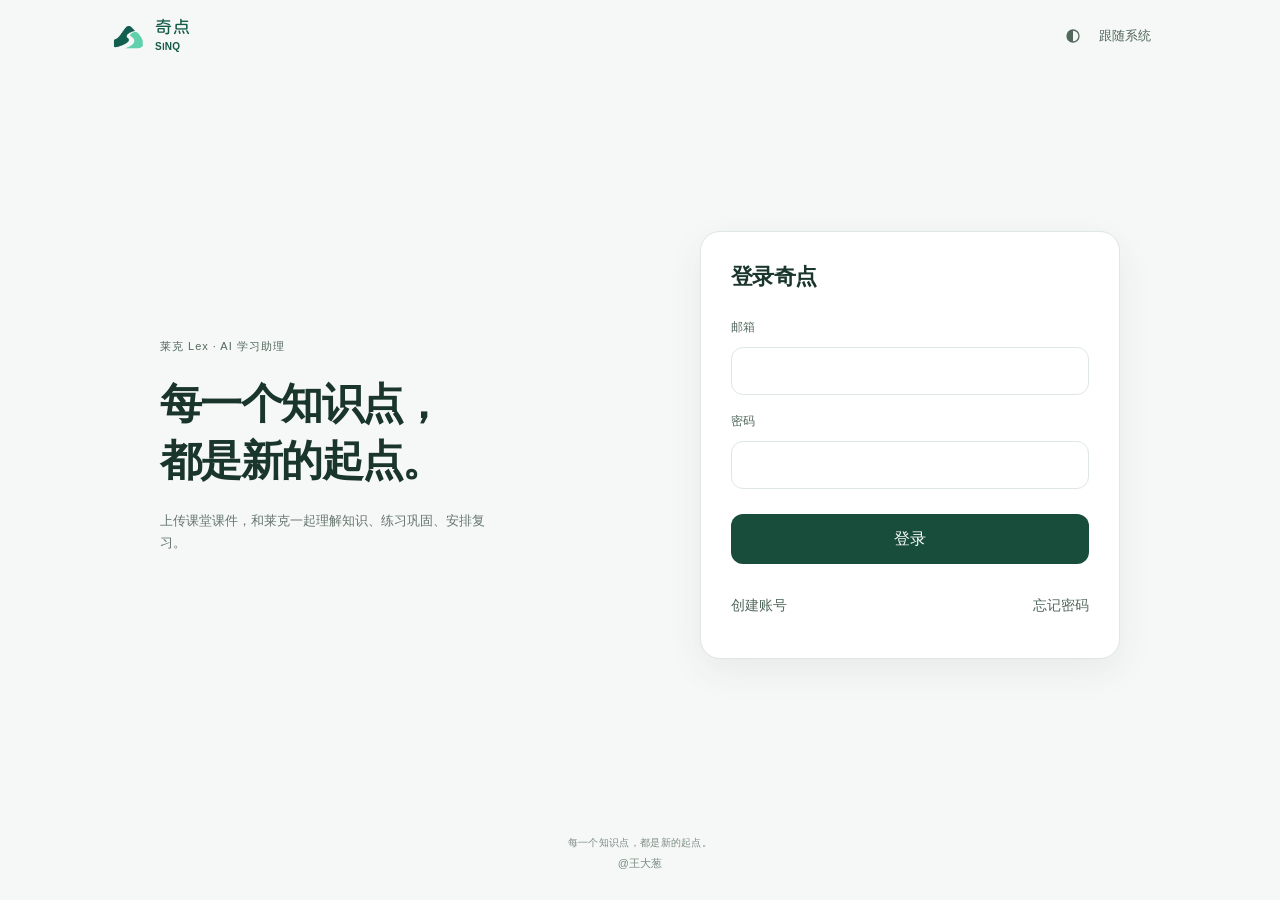
<file: index.html>
<!doctype html>
<html lang="zh-CN">
<head>
<script>window.SINQ_TRIAL_CAPABILITIES=Object.freeze({calendarAiImport:false});</script>
<meta name="robots" content="noindex,nofollow">
<meta charset="utf-8">
<meta name="viewport" content="width=device-width,initial-scale=1">
<title>【预发布】SINQ · 奇点 · 每一个知识点，都是新的起点。</title>
<meta name="description" content="SINQ · 奇点：上传课堂课件，让莱克讲解知识点、整理重点、出题批改并安排复习。每一个知识点，都是新的起点。">
<meta name="theme-color" content="#f5f7f6">
<script src="appearance.js?v=1.1"></script>
<link rel="manifest" href="manifest.webmanifest?v=3.6">
<link rel="apple-touch-icon" href="icons/apple-touch-icon-v2.png?v=3.5">
<link rel="icon" type="image/png" sizes="32x32" href="icons/favicon-v2.png?v=3.5">
<style>
:root{--bg:#f5f2e8;--ink:#22221f;--muted:#77756e;--line:#ddd8cc;--card:#fbfaf6;--dark:#232320;--red:#a95d56;--green:#327d62}
*{box-sizing:border-box}body{margin:0;background:var(--bg);color:var(--ink);font-family:-apple-system,BlinkMacSystemFont,"Segoe UI","PingFang SC","Hiragino Sans GB","Microsoft YaHei",Arial,sans-serif}
header{max-width:960px;height:84px;margin:0 auto;display:flex;align-items:center;justify-content:space-between;padding:0 0;background:transparent}
.brand{font-size:18px;font-weight:750;letter-spacing:-.2px}.top{display:flex;gap:10px;align-items:center;font-size:13px;flex-wrap:wrap;justify-content:flex-end}
button{font:inherit}.linkbtn{border:1px solid var(--line);background:rgba(255,255,255,.35);border-radius:999px;padding:9px 14px;cursor:pointer;color:var(--ink);text-decoration:none}.sync{font-weight:500}.sync.off{color:var(--muted)}.sync.on{color:var(--muted)}.sync.off:before{content:"";display:inline-block;width:7px;height:7px;border-radius:50%;background:var(--red);margin-right:7px}.sync.on:before{content:"";display:inline-block;width:7px;height:7px;border-radius:50%;background:var(--green);margin-right:7px}
main{max-width:960px;margin:0 auto;padding:24px 0 70px}.hero{text-align:left;margin:8px 0 28px}.hero h1{font-size:50px;line-height:.98;letter-spacing:-2.4px;margin:0 0 14px;font-weight:850;max-width:540px}.hero p{color:var(--muted);font-size:15px;margin:0}
.grid{display:grid;grid-template-columns:repeat(4,1fr);gap:14px}.course{min-height:182px;border:1px solid var(--line);border-radius:22px;background:var(--card);padding:24px 22px;cursor:pointer;display:flex;flex-direction:column;justify-content:space-between;box-shadow:none;transition:.18s ease}.course:hover{transform:translateY(-2px);box-shadow:0 10px 25px #00000008}.code{font-size:13px;color:var(--muted)}.course h2{font-size:22px;margin:4px 0 0;line-height:1.05;letter-spacing:-.5px}.meta{font-size:13px;color:var(--muted)}
.sectionHead{display:flex;align-items:center;gap:18px;margin-bottom:28px}.back{border:1px solid var(--line);border-radius:999px;background:#fff;padding:9px 13px;cursor:pointer}.weeks{display:grid;grid-template-columns:repeat(4,1fr);gap:14px}.week{border:1px solid var(--line);border-radius:18px;background:var(--card);padding:22px;cursor:pointer}.week strong{font-size:19px}.week small{display:block;color:var(--muted);margin-top:10px}
.panel{max-width:880px;margin:0 auto;border:1px solid var(--line);border-radius:22px;background:var(--card);padding:28px}.row{display:flex;gap:12px;flex-wrap:wrap}.row>*{flex:1}
.uploadConsent{display:flex;align-items:flex-start;gap:10px}.uploadConsent input{width:auto;flex:none;margin-top:5px}.back{white-space:nowrap}
input,select,textarea{width:100%;padding:12px;border:1px solid var(--line);border-radius:10px;background:#fff;font:14px inherit}textarea{min-height:180px;resize:vertical}
.primary{background:var(--dark);color:#fff;border:0;border-radius:12px;padding:12px 20px;cursor:pointer}.secondary{background:#fff;border:1px solid var(--line);border-radius:12px;padding:11px 18px;cursor:pointer}
.notice{margin-top:14px;font-size:13px;color:var(--green)}.danger{color:var(--red)}
.list{margin-top:22px;border-top:1px solid var(--line)}.item{display:flex;justify-content:space-between;gap:20px;padding:13px 0;border-bottom:1px solid #e6e1d8;font-size:14px}.item .zh{color:var(--muted)}
.study{text-align:center;max-width:760px;margin:0 auto}.word{font-size:46px;margin:70px 0 40px}.choices{display:grid;grid-template-columns:1fr 1fr;gap:14px}.choice{padding:18px;border:1px solid var(--line);border-radius:14px;background:#fff;cursor:pointer}.bigBtns{display:flex;gap:18px;justify-content:center}.bigBtns button{min-width:160px;padding:16px}.answer{font-size:24px;margin:24px 0}.tabs{display:flex;gap:10px;margin-bottom:18px}.tabs button.active{background:var(--dark);color:#fff}.empty{text-align:center;color:var(--muted);padding:60px 0}
.signature{text-align:center;color:#8a877f;font-size:12px;margin-top:46px;letter-spacing:.2px}
.uploadHome{margin-top:22px;padding:22px 24px;border:1px solid var(--line);border-radius:22px;background:var(--card);display:flex;align-items:center;justify-content:space-between;gap:20px}.uploadHome h2{font-size:20px;margin:0 0 8px}.uploadHome p{margin:0;color:var(--muted);font-size:14px;line-height:1.6}.uploadPanel label{display:block;font-size:14px;margin-bottom:8px}.uploadFields{display:grid;grid-template-columns:1fr 1fr;gap:16px}.uploadFile{margin:24px 0;border:1px dashed #bcb5a7;border-radius:16px;padding:22px;background:#fff}.uploadFile input{border:0;padding:10px 0}.uploadHint{font-size:13px;color:var(--muted);line-height:1.7;margin:8px 0 0}.uploadStatus{line-height:1.7;margin-top:20px;font-size:14px;overflow-wrap:anywhere}.uploadStatus:empty{display:none}.uploadStatus.error{color:var(--red)}.uploadStatus.success{color:var(--green)}.uploadResults{margin-top:24px}.uploadResults details{border-bottom:1px solid var(--line);padding:13px 0}.uploadResults summary{cursor:pointer;font-size:15px}.uploadResults .zh{display:block;margin-top:6px;color:var(--muted);font-size:14px}.uploadResults blockquote{margin:12px 0;padding:8px 12px;border-left:2px solid var(--line);font-size:13px;color:var(--muted);overflow-wrap:anywhere}.uploadResults h3{margin-top:0}.uploadActions{display:flex;align-items:center;gap:12px;flex-wrap:wrap;margin-top:22px}button:disabled{opacity:.5;cursor:wait}.uploadProgress{display:flex;gap:10px;align-items:center}.uploadSpinner{width:15px;height:15px;border:2px solid var(--line);border-top-color:var(--green);border-radius:50%;animation:uploadSpin 1s linear infinite}@keyframes uploadSpin{to{transform:rotate(360deg)}}@media(prefers-reduced-motion:reduce){.uploadSpinner{animation:none}}@media(max-width:560px){.uploadHome{align-items:flex-start;flex-direction:column}.uploadFields{grid-template-columns:1fr}.uploadPanel{padding:20px}.uploadHome .primary{width:100%}}
@media(max-width:1000px){header,main{max-width:none;margin-left:5vw;margin-right:5vw}.grid,.weeks{grid-template-columns:1fr 1fr}}
@media(max-width:560px){.grid,.weeks,.choices{grid-template-columns:1fr}.top{gap:5px;font-size:11px;flex-wrap:wrap;justify-content:flex-end}.linkbtn{padding:7px 9px}header{height:auto;padding:18px 0;align-items:flex-start}.brand{font-size:16px}.hero h1{font-size:40px}}
[hidden]{display:none!important}.authPanel{max-width:480px}.authPanel label{display:block;margin:18px 0 8px}
.schoolPicker{position:relative}.suggestions{position:absolute;z-index:10;left:0;right:0;top:100%;max-height:230px;overflow:auto;background:#fff;border:1px solid var(--line);border-radius:12px;box-shadow:0 14px 34px #00000014;margin-top:5px;padding:6px}.suggestion{display:block;width:100%;text-align:left;border:0;background:#fff;padding:10px 11px;border-radius:8px;cursor:pointer}.suggestion:hover,.suggestion:focus{background:var(--bg)}.suggestion small{display:block;color:var(--muted);margin-top:3px}
</style>
<link rel="stylesheet" href="responsive.css?v=3.6">
<link rel="stylesheet" href="brand.css?v=3.4">
<link rel="stylesheet" href="assistant.css?v=6.0">
<link rel="stylesheet" href="studio.css?v=20261019-2.1">
<link rel="stylesheet" href="mobile-study.css?v=1.8">
<link rel="stylesheet" href="appearance.css?v=registration-1-1.1">
</head>
<body>
<header class="siteHeader">
  <a class="brand brandLockup" href="./" onclick="navigateLearningHome();return false" aria-label="SINQ · 奇点 首页"><img src="assets/brand/courselex-mark.png" alt="" width="44" height="44"><span><strong>奇点</strong><small>SINQ</small></span></a>
  <details class="appearanceControl navMenu" id="appearanceControl"><summary aria-label="显示外观"><svg aria-hidden="true" width="18" height="18" viewBox="0 0 24 24" fill="none" stroke="currentColor" stroke-width="1.7"><circle cx="12" cy="12" r="8"/><path d="M12 4a8 8 0 0 0 0 16Z" fill="currentColor" stroke="none"/></svg><span id="appearanceLabel">跟随系统</span></summary><div class="appearancePanel"><strong>显示外观</strong><div class="appearanceOptions" role="group" aria-label="选择显示外观"><button type="button" data-appearance="light" aria-pressed="false" onclick="setSinqAppearance('light')">浅色</button><button type="button" data-appearance="dark" aria-pressed="false" onclick="setSinqAppearance('dark')">深色</button><button type="button" data-appearance="system" aria-pressed="true" onclick="setSinqAppearance('system')">系统</button></div><p id="appearanceStatus" role="status">跟随设备，或选择适合当前光线的显示方式</p></div></details>
  <div class="top" id="userNav" hidden>
    <nav class="studyNav" aria-label="学习导航"><button class="active" onclick="navigateStudy('home',this)">首页</button><button onclick="navigateStudy('manager',this)">资料</button><button onclick="navigateStudy('unknown',this)">生词</button><button onclick="navigateStudy('known',this)">熟词</button></nav>
        <details class="navMenu"><summary>账户 <span aria-hidden="true">⌄</span></summary><div class="navPanel" onclick="this.parentElement.open=false">
    <button class="linkbtn" onclick="showWelcomeGuide()">功能引导</button>
    <button class="linkbtn" onclick="showMaterialsHelp()">上传帮助</button>
    <button class="linkbtn" onclick="showOwnAI()">导入词表</button>
    <button class="linkbtn" onclick="chooseStudyToolCourse('words')">背单词</button>
    <button id="syncState" class="linkbtn compactSync" onclick="syncNow()" title="重新加载课程与词汇；笔记保存状态请查看笔记正文上方">刷新课程与词汇</button>
    <a class="linkbtn" href="courselex-user-guide.pdf?v=8.0" target="_blank" rel="noopener">用户指南</a>
    <button class="linkbtn" onclick="showProfile()">我的资料</button>
    <button class="linkbtn" onclick="showInstall()">添加到桌面</button>
    <button class="linkbtn" onclick="logout()">退出</button>
    <a class="linkbtn" id="adminLink" href="admin.html" hidden>管理后台</a>
    </div></details>
  </div>
</header>
<main id="app"></main>
<footer class="signature siteFooter"><p class="brandTagline">每一个知识点，都是新的起点。</p><p class="creatorCredit">@王大葱</p></footer>
<dialog id="installDialog"><h2>添加奇点到桌面</h2><p id="installInstructions"></p><p class="meta">桌面快捷入口使用同一账号与云端进度，使用时需要联网。</p><form method="dialog"><button class="secondary">知道了</button></form></dialog>
<script src="vendor/supabase-2.57.4.js"></script>
<script>
const SUPABASE_URL="https://vgixpqpicyclgbmsfama.supabase.co";
const SUPABASE_KEY="sb_publishable_nwAarur86gcnNzAwfQEd4g_NT5U4-c6";
const authClient=supabase.createClient(SUPABASE_URL,SUPABASE_KEY,{auth:{storageKey:'sinq-staging-auth-v1'}});
let session=null,accountEpoch=0;
let COURSES={},courseRows=[];
function weekCount(c){return courseRows.find(x=>x.id===c)?.weeks||13}
function courseLabel(c){const r=courseRows.find(x=>x.id===c);return r?.code||r?.name||'课程'}
let words=[];
let currentCourse="",currentWeek=1,currentMode="choice",queue=[],qIndex=0,current=null;
let progress={};
let cloudOnline=false,answerBusy=false;
const app=document.getElementById("app");
const syncState=document.getElementById("syncState");

function esc(s){return String(s??"").replace(/[&<>"']/g,m=>({"&":"&amp;","<":"&lt;",">":"&gt;",'"':"&quot;","'":"&#39;"}[m]))}
async function recordAnswer(status,selected=null){
 const word=current,epoch=accountEpoch;if(!word||!session||answerBusy)return;answerBusy=true;document.querySelectorAll('.vocabularyScope select').forEach(el=>el.disabled=true);
 try{const saved=await sb('rpc/answer_courselex_word',{method:'POST',body:JSON.stringify({p_word:word.id,p_known:status==='known'})});
 if(epoch!==accountEpoch)return;Object.assign(word,saved);const cloud=words.find(w=>w.id===word.id);if(cloud)Object.assign(cloud,saved);progress[word.id]=status;answerBusy=false;if(typeof saveVocabularyResume==='function')saveVocabularyResume(true);showAnswerFeedback(status,selected);}
 catch(e){if(epoch===accountEpoch){answerBusy=false;document.querySelectorAll('.vocabularyScope select').forEach(el=>el.disabled=false);alert('学习进度未保存，请重试：'+e.message)}}
}
function setSync(ok){cloudOnline=ok;syncState.className="linkbtn compactSync";syncState.textContent=ok?"刷新课程与词汇":"重试加载课程与词汇"}
async function sb(path,opt={}){
 const epoch=accountEpoch;const {data,error}=await authClient.auth.getSession();
 if(error||!data.session||!session||data.session.user.id!==session.user.id)throw new Error('请重新登录');
 const r=await fetch(SUPABASE_URL+'/rest/v1/'+path,{...opt,headers:{apikey:SUPABASE_KEY,Authorization:'Bearer '+data.session.access_token,'Content-Type':'application/json',Prefer:'return=representation',...(opt.headers||{})}});
 if(epoch!==accountEpoch)throw new Error('账号已切换');
 if(!r.ok){let e;try{e=await r.json()}catch{}throw new Error(e?.message||'云端请求失败，请稍后重试')}
 const t=await r.text();return t?JSON.parse(t):[];
}
async function loadCloud(){
 if(!session)return false;const epoch=accountEpoch;
 try{
 const courses=await sb('user_courses?select=*&order=created_at.asc');const loaded=[];
 for(let offset=0;;offset+=1000){const batch=await sb('user_vocabulary?select=id,course:course_id,week,en:english,zh:chinese,type:word_type,status,seen_count,wrong_count,last_review_at,next_review_at,review_streak,legacy_id&order=id.asc&limit=1000&offset='+offset);loaded.push(...batch);if(batch.length<1000)break;}
 if(epoch!==accountEpoch)return false;
 courseRows=courses;COURSES=Object.fromEntries(courses.filter(c=>!c.archived).map(c=>[c.id,c.name]));
 words=loaded.filter(w=>Object.hasOwn(COURSES,w.course));progress=Object.fromEntries(words.map(w=>[w.id,w.status]));
 if(!COURSES[currentCourse]){currentCourse=Object.keys(COURSES)[0]||'';currentWeek=1;}currentWeek=Math.min(currentWeek,weekCount(currentCourse));
 setSync(true);return true;
 }catch(e){if(epoch===accountEpoch){setSync(false);console.error(e)}return false;}
}
async function syncNow(){
 if(!session)return showAuth();
 if(typeof flushWorkspace==='function'&&!await flushWorkspace())return;
 const epoch=accountEpoch;if(typeof flushStudySync==='function')await flushStudySync();await loadCloud();
 if(epoch===accountEpoch&&!document.body.classList.contains('notebookMode'))renderCurrent();
}
function countCourse(c){return words.filter(w=>w.course===c).length}
function setStudyNav(view){const index={home:0,manager:1,unknown:2,known:3}[view];document.querySelectorAll?.('.studyNav button').forEach((b,i)=>b.classList.toggle('active',i===index));}
function navigateStudy(view){if(view==='home')showHome();else if(view==='manager')showMaterialsLibrary();else showBook(view);}
function countWeek(c,w){return words.filter(x=>x.course===c&&Number(x.week)===Number(w)).length}
function knownCount(c){return words.filter(w=>w.course===c&&progress[w.id]==="known").length}

function showHome(){return showAssistant()}

function showWeeks(c){
 currentCourse=c;window._view={type:"weeks",c};
 app.innerHTML=`<div class="sectionHead"><button class="back" onclick="showHome()">← 返回</button><div><div class="code">${esc(courseLabel(c))}</div><h1>${esc(COURSES[c])}</h1></div></div>
 <div class="weeks">${Array.from({length:weekCount(c)},(_,i)=>i+1).map(w=>`<div class="week" onclick="showWeek('${c}',${w})"><strong>Week ${w}</strong><small>${countWeek(c,w)} words</small></div>`).join("")}</div>`;
}
function showWeek(c,w){
 currentCourse=c;currentWeek=w;window._view={type:"week",c,w};
 const n=countWeek(c,w);
 app.innerHTML=`<div class="sectionHead"><button class="back" onclick="showWeeks('${c}')">← 返回</button><div><div class="code">${esc(courseLabel(c))}</div><h1>Week ${w}</h1></div></div>
 <div class="panel"><h2>${n} words</h2><p class="meta">选择学习方式</p><div class="row">
 <button class="secondary" onclick="startStudy('choice')">四选一</button><button class="secondary" onclick="startStudy('recognition')">认识 / 不认识</button>
 <button class="secondary" onclick="showManager('${c}',${w})">管理本周词汇</button></div></div>`;
}
function shuffle(a){return [...a].sort(()=>Math.random()-.5)}
function buildDistractors(cur){
 const distractorWords=window.dailyStudy&&typeof ownedStudyWords==='function'?ownedStudyWords():words;
 const used=new Set([cur.zh]);
 const result=[];
 const groups=[
   distractorWords.filter(w=>w.id!==cur.id&&w.course===cur.course&&Number(w.week)===Number(cur.week)),
   distractorWords.filter(w=>w.id!==cur.id&&w.course===cur.course&&Number(w.week)!==Number(cur.week)),
   distractorWords.filter(w=>w.id!==cur.id&&w.course!==cur.course)
 ];
 for(const group of groups){
   for(const w of shuffle(group)){
     const z=String(w.zh||"").trim();
     if(z&&!used.has(z)){used.add(z);result.push(z)}
     if(result.length===3)return result;
   }
 }
 return result;
}
function studyBackButton(){return `${typeof learningNavigation==='function'?learningNavigation('words'):''}<div class="sectionHead studyToolbar"><button class="back" onclick="${window.dailyStudy?'showHome()':'showWeek(currentCourse,currentWeek)'}">${window.dailyStudy?'← 回到首页':'← 返回上一页'}</button>${typeof vocabularyStudyControls==='function'?vocabularyStudyControls():''}</div>`}
function startStudy(mode){window.dailyStudy=false;vocabularyStudyOptions={course:currentCourse,week:currentWeek,count:100,mode};
 currentMode=mode;queue=shuffle(words.filter(x=>x.course===currentCourse&&Number(x.week)===Number(currentWeek)));qIndex=0;
 if(!queue.length){app.innerHTML=`${studyBackButton()}<div class="empty">本周还没有词汇。<br><br><button class="secondary" onclick="showManager('${currentCourse}',${currentWeek})">去导入</button></div>`;return}
 showQuestion();
}
function showQuestion(){document.body?.classList.remove('assistantMode');
 current=queue[qIndex];if(typeof saveVocabularyResume==='function')saveVocabularyResume();
 if(!current){if(window.dailyStudy){app.innerHTML=`${studyBackButton()}<section class="study"><h1>这一轮，完成了。</h1><p>学过 ${queue.length} 个词，已根据答题情况安排下次复习。</p><button class="primary" onclick="showHome()">回到首页</button></section>`;window._view={type:'studyComplete'};return}showWeek(currentCourse,currentWeek);return}if(window.dailyStudy){currentCourse=current.course;currentWeek=current.week;}
 window._view={type:'study'};
 if(currentMode==="choice"){
   const distractors=buildDistractors(current);
   if(distractors.length<3){currentMode='recognition';return showQuestion();}

   let opts=shuffle([current.zh,...distractors]);window.answerOptions=opts;
   app.innerHTML=`${studyBackButton()}<div class="study"><div class="code">${esc(courseLabel(currentCourse))} · Week ${currentWeek} · ${qIndex+1}/${queue.length}</div><div class="word">${esc(current.en)}</div><div class="choices">${opts.map(o=>`<button class="choice" onclick="answerChoiceIndex(${opts.indexOf(o)})">${esc(o)}</button>`).join("")}</div></div>`;
 }else{
   app.innerHTML=`${studyBackButton()}<div class="study"><div class="code">${esc(courseLabel(currentCourse))} · Week ${currentWeek} · ${qIndex+1}/${queue.length}</div><div class="word">${esc(current.en)}</div><div class="bigBtns"><button class="secondary" onclick="markUnknown()">不认识</button><button class="primary" onclick="revealKnown()">认识</button></div></div>`;
 }
}
function answerChoiceIndex(i){if(answerBusy||window._view?.type==='feedback')return;const selected=window.answerOptions?.[i];if(selected===undefined)return;return recordAnswer(selected===current.zh?"known":"unknown",selected)}
function showAnswerFeedback(status,selected){
 window._view={type:'feedback'};
 app.innerHTML=`${studyBackButton()}<div class="study feedback"><div class="code">${esc(courseLabel(currentCourse))} · Week ${currentWeek} · ${qIndex+1}/${queue.length}</div><p class="feedbackResult ${status==='known'?'correct':'danger'}">${status==='known'?'答对了':'再记一次'}</p><div class="word">${esc(current.en)}</div><section class="panel"><div class="meta">正确答案</div><div class="answer">${esc(current.zh)}</div>${selected&&status==='unknown'?`<p class="meta">你的选择：${esc(selected)}</p>`:''}<p class="meta">${status==='unknown'?'已加入生词本，之后可以继续复习。':'已更新学习进度。'}</p></section><button class="primary nextAnswer" onclick="nextQ()">${qIndex+1===queue.length?'完成本轮':'下一题'}</button></div>`;
}
function markUnknown(){recordAnswer("unknown")}
function revealKnown(){app.innerHTML=`${studyBackButton()}<div class="study"><div class="word">${esc(current.en)}</div><div class="answer">${esc(current.zh)}</div><p>和你想的一样吗？</p><div class="bigBtns"><button class="secondary" onclick="confirmKnown(false)">我错了</button><button class="primary" onclick="confirmKnown(true)">我没错</button></div></div>`}
function confirmKnown(ok){recordAnswer(ok?"known":"unknown")}
function nextQ(){qIndex++;showQuestion()}

function showManager(c=currentCourse,w=currentWeek){
 setStudyNav('manager');
 if(!session)return showAuth();if(!Object.keys(COURSES).length)return showCourses();currentCourse=COURSES[c]?c:Object.keys(COURSES)[0];currentWeek=Math.min(Number(w)||1,weekCount(currentCourse));window._view={type:"manager",c:currentCourse,w:currentWeek};
 app.innerHTML=`<div class="sectionHead"><button class="back" onclick="showHome()">← 返回</button><div><h1>词库管理</h1><div class="meta">添加、批量导入或删除词汇</div></div></div>
 <div class="panel">
 <div class="row"><select id="mc">${Object.keys(COURSES).map(x=>`<option value="${x}" ${x===currentCourse?"selected":""}>${esc(courseLabel(x))} · ${esc(COURSES[x])}</option>`).join("")}</select>
 <select id="mw">${Array.from({length:weekCount(currentCourse)},(_,i)=>i+1).map(x=>`<option value="${x}" ${x===currentWeek?"selected":""}>Week ${x}</option>`).join("")}</select></div>
 <h3>单个添加</h3><div class="row"><input id="en" placeholder="English"><input id="zh" placeholder="中文"></div><br><button class="primary" onclick="addOne()">添加单词</button>
 <h3 style="margin-top:30px">批量导入</h3><p class="meta">每行一个词：英文 | 中文，或英文[TAB]中文</p><textarea id="bulk" placeholder="common law | 普通法&#10;case law | 判例法"></textarea><br><br>
 <button class="primary" onclick="bulkImport()">批量导入</button><div id="notice" class="notice"></div>
 <h3 style="margin-top:30px">本周词汇</h3><div id="wordList" class="list"></div></div>`;
 document.getElementById("mc").onchange=e=>{currentCourse=e.target.value;showManager(currentCourse,currentWeek)};
 document.getElementById("mw").onchange=e=>{currentWeek=Number(e.target.value);showManager(currentCourse,currentWeek)};
 renderList();
}
function renderList(){
 const el=document.getElementById("wordList");if(!el)return;
 const arr=words.filter(x=>x.course===currentCourse&&Number(x.week)===Number(currentWeek));
 el.innerHTML=arr.length?arr.map(x=>`<div class="item"><div><b>${esc(x.en)}</b><div class="zh">${esc(x.zh)}</div></div><div><button class="linkbtn" onclick="editWord(${Number(x.id)})">编辑</button><button class="linkbtn danger" onclick="deleteWord(${Number(x.id)})">删除</button></div></div>`).join(""):`<div class="empty">本周还没有词汇</div>`;
}
async function addOne(){
 const en=document.getElementById("en").value.trim(),zh=document.getElementById("zh").value.trim();if(!en||!zh)return notice("请输入英文和中文",true);
 try{await sb("user_vocabulary",{method:"POST",body:JSON.stringify(cloudWord(en,zh))});await loadCloud();renderList();notice("已保存到云端："+en)}
 catch(e){notice("保存失败："+e.message,true)}
}
function cloudWord(en,zh){return {user_id:session.user.id,course_id:currentCourse,week:currentWeek,english:en,chinese:zh,word_type:"Professional term"}}
function parseBulk(raw){
 return raw.split(/\r?\n/).map(s=>s.trim()).filter(Boolean).map(line=>{
   let p=line.includes("\t")?line.split("\t"):line.split("|");
   if(p.length<2)return null;
   return {en:p[0].trim(),zh:p.slice(1).join(" ").trim()};
 }).filter(x=>x&&x.en&&x.zh);
}
async function bulkImport(){
 const items=parseBulk(document.getElementById("bulk").value);
 if(!items.length)return notice("没有识别到词汇，请使用 英文 | 中文 或 Tab 分隔。",true);
 const existing=new Set(words.filter(x=>x.course===currentCourse&&Number(x.week)===currentWeek).map(x=>x.en.trim().toLowerCase()));
 const rows=[];let skipped=0;
 for(const x of items){const k=x.en.toLowerCase();if(existing.has(k)){skipped++;continue}existing.add(k);rows.push(cloudWord(x.en,x.zh))}
 if(!rows.length)return notice("没有新增词汇；这些词已经存在。",true);
 try{
   await sb("user_vocabulary",{method:"POST",body:JSON.stringify(rows)});
   await loadCloud();renderList();document.getElementById("bulk").value="";
   notice(`成功导入 ${rows.length} 个词${skipped?`，跳过 ${skipped} 个重复词`:""}。`);
 }catch(e){notice("批量导入失败："+e.message,true)}
}
async function deleteWord(id){
 if(!confirm("确定删除这个词吗？"))return;
 try{await sb("user_vocabulary?id=eq."+id,{method:"DELETE",headers:{Prefer:"return=minimal"}});delete progress[id];await loadCloud();renderList();notice("已删除")}
 catch(e){notice("删除失败："+e.message,true)}
}
function notice(t,bad=false){const n=document.getElementById("notice");if(n){n.textContent=t;n.className="notice"+(bad?" danger":"")}}

function showBook(kind){
 if(!session)return showAuth();
 setStudyNav(kind);
 window._view={type:"book",kind};const arr=words.filter(w=>progress[w.id]===kind);
 app.innerHTML=`${typeof learningNavigation==='function'?learningNavigation('words'):''}<div class="sectionHead"><button class="back" onclick="showHome()">← 返回</button><div><h1>${kind==="known"?"熟词本":"生词本"}</h1><div class="meta">${arr.length} words</div></div></div>
 <div class="panel">${arr.length?arr.map(x=>`<div class="item"><div><b>${esc(x.en)}</b><div class="zh">${esc(x.zh)} · ${esc(courseLabel(x.course))} Week ${x.week}</div></div></div>`).join(""):`<div class="empty">暂无词汇</div>`}</div>`;
}
function renderCurrent(){
 const v=window._view||{type:"home"};
 if(v.type==="home")showHome();else if(v.type==="weeks")showWeeks(v.c);else if(v.type==="week")showWeek(v.c,v.w);else if(v.type==="manager")showManager(v.c,v.w);else if(v.type==="book")showBook(v.kind);else if(v.type==="materials")showMaterialsLibrary();else if(v.type==="upload")refreshUploadState();else if(v.type==="courses")showCourses();else if(v.type==="ownAI")showOwnAI(v.c,v.w);else if(v.type==="profile")showProfile(v.required);else showHome();
}
</script>
<script src="courseware-reader.js?v=4.8"></script>
<script src="courseware-originals.js?v=1.2"></script>
<script src="upload.js?v=4.3"></script>
<script src="study-sync.js?v=1.1"></script>
<script src="study-resume.js?v=1.0"></script>
<script src="materials.js?v=7.9"></script>
<script src="dropdown-menus.js?v=1.1"></script>
<script src="learning-ui.js?v=2.8"></script>
<script src="mobile-notebook.js?v=1.2"></script>
<script src="vendor/marked-18.0.14.js"></script>
<script src="vendor/dompurify-3.4.17.js"></script>
<script src="note-media.js?v=1.1"></script>
<script src="note-editor.js?v=1.3"></script>
<script src="course-workspace.js?v=2.0"></script>
<script src="welcome.js?v=1.2"></script>
<script src="own-ai.js?v=4.0"></script>
<script src="education-catalog.js?v=3.8"></script>
<script src="shared-library.js?v=3.6"></script>
<script src="accounts.js?v=registration-1-4.6"></script>
<script src="install.js?v=3.1"></script>
</body>
</html>
</file>
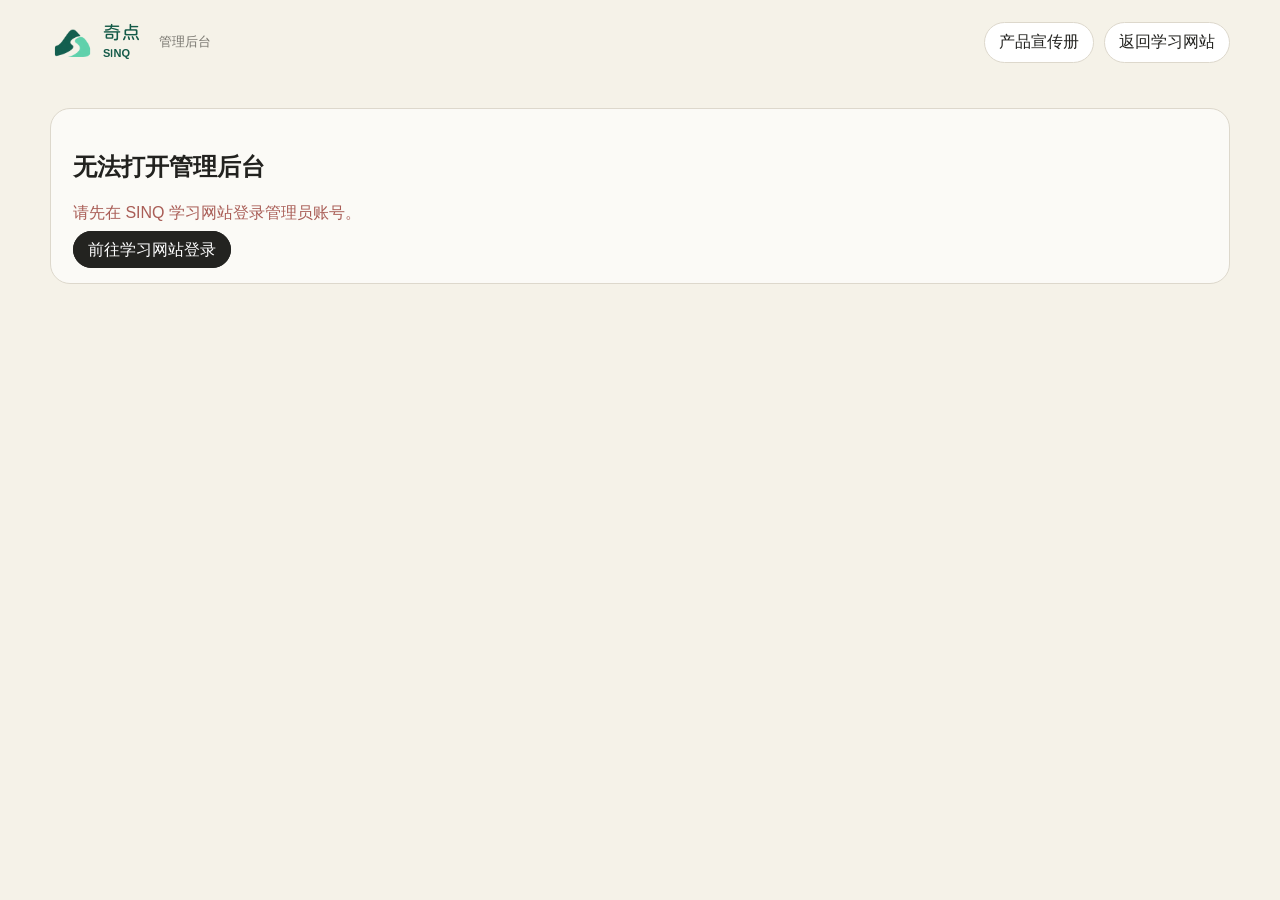
<file: admin.html>
<!doctype html>
<html lang="zh-CN">
<head>
<meta charset="utf-8">
<meta name="viewport" content="width=device-width,initial-scale=1">
<title>SINQ · 奇点 · 管理后台</title>
<style>
:root{--bg:#f5f2e8;--ink:#22221f;--muted:#77756e;--line:#ddd8cc;--card:#fbfaf6;--dark:#232320;--green:#327d62;--red:#a95d56}
*{box-sizing:border-box}body{margin:0;background:var(--bg);color:var(--ink);font-family:-apple-system,BlinkMacSystemFont,"Segoe UI","PingFang SC","Microsoft YaHei",Arial,sans-serif}header,main{max-width:1180px;margin:0 auto}header{min-height:84px;display:flex;align-items:center;justify-content:space-between;gap:18px}.brand{font-size:18px;font-weight:800}.actions{display:flex;gap:10px;flex-wrap:wrap}button,a{font:inherit}.button{border:1px solid var(--line);background:#fff;color:var(--ink);border-radius:999px;padding:9px 14px;cursor:pointer;text-decoration:none}.primary{background:var(--dark);color:#fff;border-color:var(--dark)}main{padding:24px 0 70px}.hero{display:flex;justify-content:space-between;gap:24px;align-items:end;margin-bottom:28px}.hero h1{font-size:46px;letter-spacing:-2px;margin:0 0 8px}.muted{color:var(--muted)}.cards{display:grid;grid-template-columns:repeat(6,1fr);gap:12px;margin-bottom:22px}.card,.panel{border:1px solid var(--line);border-radius:20px;background:var(--card)}.card{padding:18px}.card strong{display:block;font-size:28px;margin-bottom:6px}.card span{font-size:12px;color:var(--muted)}.panel{padding:22px}.toolbar{display:flex;gap:12px;align-items:center;justify-content:space-between;margin-bottom:16px}.toolbar input{max-width:360px;width:100%;padding:11px 13px;border:1px solid var(--line);border-radius:10px;background:#fff}table{width:100%;border-collapse:collapse;font-size:13px}th,td{text-align:left;padding:12px 9px;border-bottom:1px solid #e6e1d8;vertical-align:top}th{font-size:12px;color:var(--muted);font-weight:650;white-space:nowrap}.name{font-weight:750;font-size:14px}.email{color:var(--muted);font-size:12px;margin-top:4px;overflow-wrap:anywhere}.empty{text-align:center;color:var(--muted);padding:70px 20px}.privacy{font-size:12px;color:var(--muted);line-height:1.6;margin-top:14px}.pill{display:inline-block;border:1px solid var(--line);border-radius:999px;padding:4px 8px;background:#fff;font-size:12px}.danger{color:var(--red)}.capacity{display:grid;grid-template-columns:1.3fr 1fr;gap:22px;margin:0 0 22px}.meter{height:12px;border-radius:999px;background:#e8e3d8;overflow:hidden;margin:14px 0 8px}.meter span{display:block;height:100%;background:var(--green);border-radius:inherit}.capacity h2{margin-top:0}.capacity p{line-height:1.6}
@media(max-width:1100px){header,main{margin-left:4vw;margin-right:4vw}.cards{grid-template-columns:repeat(3,1fr)}.tableWrap{overflow:auto}table{min-width:1050px}}@media(max-width:700px){.capacity{grid-template-columns:1fr}}@media(max-width:600px){.hero{display:block}.hero h1{font-size:36px}.cards{grid-template-columns:1fr 1fr}header{padding:14px 0;align-items:flex-start}.toolbar{align-items:stretch;flex-direction:column}}
</style>
<link rel="icon" href="icons/favicon-v2.png?v=3.5">
<link rel="stylesheet" href="brand.css?v=3.4">
</head>
<body>
<header><a class="brand brandLockup" href="./" aria-label="SINQ · 奇点 首页"><img src="assets/brand/courselex-mark.png" alt="" width="44" height="44"><span><strong>奇点</strong><small>SINQ</small></span></a><span class="adminBrandLabel">管理后台</span><div class="actions"><a class="button" href="courselex-product-brochure.pdf?v=8.0" target="_blank" rel="noopener">产品宣传册</a><a class="button" href="index.html">返回学习网站</a><button class="button" id="logoutButton" hidden>退出</button></div></header>
<main id="adminApp"><div class="empty">正在验证管理员身份…</div></main>
<script src="vendor/supabase-2.57.4.js"></script>
<script src="admin.js?v=3.8"></script>
</body>
</html>
</file>
<file: responsive.css>
header{height:76px;position:relative;border-bottom:1px solid var(--line);gap:16px}.brand{white-space:nowrap}.compactSync{border:0;background:transparent;font-size:12px;padding:8px;color:var(--muted);cursor:pointer}.navMenu{position:relative}.navMenu summary{list-style:none;border:1px solid var(--line);border-radius:999px;padding:10px 16px;cursor:pointer;background:var(--card)}.navMenu summary::-webkit-details-marker{display:none}.navMenu summary span{margin-left:10px}.navPanel{position:absolute;right:0;top:48px;z-index:30;width:240px;padding:10px;background:var(--card);border:1px solid var(--line);border-radius:18px;box-shadow:0 15px 40px #00000012;display:grid;gap:5px}.navPanel .linkbtn{text-align:left;border:0;border-radius:9px;background:transparent;min-height:42px}.navPanel .linkbtn:hover{background:#eeeadf}.top{flex-wrap:nowrap}.hero h1{line-height:1.12}.hero p{line-height:1.7}.row>*{min-width:0}input,select,textarea{font-size:16px;min-width:0}.sectionHead h1{overflow-wrap:anywhere}.course,.week,.panel,.item>div{min-width:0}.code,.meta,.zh{overflow-wrap:anywhere}.feedbackResult{font-size:20px;font-weight:700}.correct{color:var(--green)}.feedback .word{margin:22px 0 28px;overflow-wrap:anywhere}.feedback .panel{max-width:540px}.nextAnswer{margin-top:24px;min-width:180px;min-height:48px}.englishFields{margin-top:22px;padding-top:8px;border-top:1px solid var(--line)}.englishFields p{line-height:1.6}.suggestion{min-height:48px}.suggestion small{overflow-wrap:anywhere}.uploadHome .uploadActions{margin-top:0}
@media(max-width:600px){header,main{margin-left:20px;margin-right:20px}header{height:70px;padding:0;align-items:center}.brand{font-size:18px}.top{font-size:13px;gap:3px}.navPanel{width:min(280px,calc(100vw - 40px))}main{padding-top:24px}.hero{margin-top:8px}.hero h1{font-size:36px;letter-spacing:-1px}.hero p{font-size:14px}.panel{padding:20px;border-radius:18px}.sectionHead{gap:12px;align-items:flex-start;margin-bottom:22px}.sectionHead h1{font-size:26px;margin:6px 0}.row{display:grid;grid-template-columns:1fr}.row>button{width:100%;min-height:48px}.weeks{grid-template-columns:1fr 1fr;gap:10px}.week{padding:18px 14px}.course{min-height:155px;padding:20px}.grid{gap:12px}.word{font-size:34px;margin:42px 0 28px;overflow-wrap:anywhere}.choice{min-height:58px;padding:16px}.bigBtns{display:grid;grid-template-columns:1fr 1fr;gap:10px}.bigBtns button{min-width:0;padding:16px 8px}.item{flex-direction:column;gap:14px}.item>div:last-child{display:flex;gap:10px}.uploadHome{padding:20px;gap:16px}.uploadActions{width:100%;gap:10px}.uploadActions button{min-height:46px}.uploadHome .uploadActions{display:grid;grid-template-columns:1fr}.uploadHome .uploadActions button{width:100%}.authPanel{width:100%}.answer{font-size:23px;overflow-wrap:anywhere}}
 .studyNav{display:flex;align-items:center;gap:4px}.studyNav button{border:0;background:transparent;border-radius:10px;padding:10px 14px;cursor:pointer;color:var(--muted);font:inherit}.studyNav button.active{background:#eae5d9;color:var(--ink);font-weight:700}.navPanel{width:190px}
@media(max-width:760px){.studyNav{position:fixed;z-index:25;bottom:0;left:0;right:0;display:grid;grid-template-columns:repeat(4,1fr);gap:6px;padding:10px 16px calc(10px + env(safe-area-inset-bottom));background:var(--card);border-top:1px solid var(--line)}.studyNav button{min-height:46px;font-size:14px}.studyNav button.active{background:#eae5d9}.navPanel{width:190px}main{padding-bottom:120px}.signature{padding-bottom:90px}}
dialog{width:min(460px,calc(100vw - 40px));border:1px solid var(--line);border-radius:20px;padding:24px;background:var(--card);color:var(--ink)}dialog::backdrop{background:#0006}dialog p{line-height:1.7}

.sharedLibraryCard{margin:0 0 22px;padding:22px;border:1px solid var(--line);border-radius:18px;background:var(--card)}.sharedLibraryCard h2{font-size:20px;margin:0 0 12px}.sharedLibraryCard p{line-height:1.7}.sharedLibraryCard summary{cursor:pointer;font-size:14px;color:var(--green)}.sharedLibraryCard[open] summary{margin-bottom:20px}
</file>
<file: brand.css>
@font-face{font-family:CourseLexRounded;src:url("assets/brand/kosugi-brand.woff2") format("woff2");font-weight:400;font-display:swap;unicode-range:U+5947,U+70B9}
@font-face{font-family:CourseLexEnglish;src:url("assets/brand/english-rounded.woff2") format("woff2");font-weight:700;font-display:swap}
/* Approved 奇点 identity; keep learning controls and neutral palette. */
.brandLockup{display:flex;align-items:center;gap:9px;flex-shrink:0;color:#145a48;text-decoration:none;line-height:1.15;letter-spacing:0}.brandLockup img{width:44px;height:44px;object-fit:contain}.brandLockup span{display:flex;flex-direction:column;gap:4px}.brandLockup strong{font-family:CourseLexRounded,sans-serif;font-size:18px;font-weight:400;letter-spacing:1px}.brandLockup small{font-family:"Arial Rounded MT Bold",CourseLexEnglish,sans-serif;font-size:11px;font-weight:700;letter-spacing:.1px}.adminBrandLabel{font-size:13px;color:var(--muted);margin-right:auto}.lexIntro{display:flex;align-items:center;gap:12px;padding:15px;border:1px solid #c8dfd3;border-radius:14px;background:#eef5ef;margin-bottom:20px}.lexIntro img{flex-shrink:0;object-fit:contain}.lexIntro strong{font-size:14px;color:#145a48}.lexIntro p{font-size:13px;line-height:1.6;margin:5px 0 0;color:var(--muted)}.hero h1{font-size:44px;max-width:620px;line-height:1.2;letter-spacing:-1.5px}.signature p{line-height:1.8}
@media(max-width:600px){.brandLockup{gap:6px}.brandLockup img{width:36px;height:36px}.brandLockup strong{font-family:CourseLexRounded,sans-serif;font-size:17px}.brandLockup small{font-size:10px}.hero h1{font-size:32px;letter-spacing:-1px}.adminBrandLabel{display:none}}
@media(max-width:360px){header,main{margin-left:16px;margin-right:16px}.compactSync{font-size:11px;padding:6px}.navMenu summary{padding:9px 11px}.navMenu summary span{margin-left:5px}.brandLockup img{width:30px;height:30px}.brandLockup small{font-size:9px}.hero h1{font-size:28px}}
</file>
<file: assistant.css>
.assistantMode main{max-width:none;padding:18px 20px 38px}.assistantMode .studyNav{display:none}.assistantMode .signature{padding-bottom:18px}
.assistantWorkspace{width:min(860px,100%);min-height:calc(100vh - 150px);margin:0 auto;display:flex;flex-direction:column}
.lexWorkspaceHeader{display:flex;align-items:center;justify-content:space-between;gap:20px;padding:8px 4px 18px;border-bottom:1px solid var(--line)}
.lexIdentity{display:flex;align-items:center;gap:12px}.lexIdentity img{object-fit:contain}.lexIdentity h1{font-size:20px;margin:0;letter-spacing:-.35px}.lexIdentity p{font-size:12px;color:var(--muted);margin:3px 0 0}
.lexControls{display:flex;align-items:center;justify-content:flex-end;gap:8px;flex-wrap:wrap}.lexControls label{display:flex;align-items:center;gap:7px;font-size:11px;color:var(--muted)}.lexControls select{width:auto;min-width:125px;padding:8px 30px 8px 11px;border-radius:999px;background:rgba(255,255,255,.55);font-size:12px}.newChat{font:inherit;font-size:12px;border:0;background:transparent;color:var(--green);padding:7px 8px;cursor:pointer}
.assistantBox{width:100%;flex:1;display:flex;flex-direction:column;padding:0;border:0;background:transparent}
.assistantConversation{flex:1;display:flex;flex-direction:column;gap:16px;min-height:330px;max-height:calc(100vh - 410px);overflow:auto;padding:28px 8px 20px;scrollbar-width:thin}
.chatMessage{width:fit-content;max-width:min(78%,620px);padding:12px 16px;border-radius:18px;line-height:1.65;font-size:15px;white-space:pre-wrap;overflow-wrap:anywhere}
.fromLex{align-self:flex-start;background:#ebe9e1;border-bottom-left-radius:5px}.fromUser{align-self:flex-end;background:var(--green);color:#fff;border-bottom-right-radius:5px}.thinking{color:var(--muted);animation:lexPulse 1.4s ease-in-out infinite}@keyframes lexPulse{50%{opacity:.55}}
.starterPrompts{display:grid;grid-template-columns:repeat(3,minmax(0,1fr));gap:9px;margin:0 8px 14px}.starterPrompts button{font:inherit;border:1px solid var(--line);background:rgba(255,255,255,.5);border-radius:14px;padding:12px 10px;cursor:pointer;color:var(--ink);font-size:13px}.starterPrompts button:hover{border-color:#bcb7aa;background:#fff}
.assistantComposer{background:var(--card);border:1px solid var(--line);border-radius:24px;padding:13px 15px 11px;box-shadow:0 12px 36px rgba(45,43,35,.08)}.assistantComposer textarea{border:0;background:transparent;min-height:62px;max-height:180px;padding:6px 2px 10px;resize:none;outline:none;font-size:15px}
.composerActions{display:flex;align-items:center;gap:12px}.attachButton{position:relative;overflow:hidden;cursor:pointer;font-size:13px;color:var(--green);padding:9px 2px}.attachButton input{position:absolute;inset:0;opacity:0;cursor:pointer;width:100%}.composerHint{margin-left:auto;color:var(--muted);font-size:11px}.sendButton{flex:none;min-width:42px;height:42px;padding:0 12px;border:0;border-radius:14px;background:var(--dark);color:#fff;font:600 16px inherit;cursor:pointer}.sendButton:disabled{opacity:.45;cursor:default}
.dataNote{font-size:10px;color:var(--muted);line-height:1.5;margin:8px 2px 0}.assistantUtilities{display:flex;justify-content:center;gap:4px;margin:12px auto 0}.assistantUtilities .linkbtn{font-size:12px;border:0;background:transparent;padding:8px 10px}
.materialAttachments{display:flex;flex-wrap:wrap;gap:6px}.materialAttachments span{border:1px solid var(--line);padding:7px 10px;border-radius:12px;font-size:12px;max-width:100%;overflow-wrap:anywhere}.dragging .assistantComposer{outline:2px dashed var(--green)}
.batchSummary{margin-top:15px;border:1px solid var(--line);border-radius:18px;background:var(--card);padding:18px}.batchSummary progress{display:block;width:100%;height:7px;margin:16px 0;accent-color:var(--green)}.materialFile{border-bottom:1px solid var(--line);font-size:13px;padding:12px 0}.materialFile summary{cursor:pointer;overflow-wrap:anywhere}.materialFile small{display:block;color:var(--muted);margin:5px 0 0 18px}.materialFile p{line-height:1.7;color:var(--muted)}.materialFile summary span{color:var(--green)}.batchSummary>.primary,.batchSummary>.secondary{margin-top:18px}.materialSkipped{opacity:.78}.materialSkipped summary span{color:var(--muted)}.materialOverride{font-size:12px;padding:9px 12px;margin-top:4px}
.assistantChoices{display:flex;flex-wrap:wrap;gap:9px;margin:12px 8px;padding-top:14px;border-top:1px solid var(--line)}.assistantChoices button{min-height:42px;text-align:left}.optionalEducation{margin-top:20px}.optionalEducation summary{cursor:pointer;font-size:13px;color:var(--muted);margin-bottom:18px}.finishedReport{margin-top:14px;font-size:13px;color:var(--green)}.finishedReport>summary{cursor:pointer;line-height:1.7}.finishedReport summary span{font-size:12px;color:var(--muted);margin-left:8px}.fileList>summary{cursor:pointer;font-size:13px;color:var(--muted);padding:10px 0}
@media(max-width:600px){.assistantMode main{padding:8px 12px 26px}.assistantWorkspace{min-height:calc(100dvh - 105px)}.lexWorkspaceHeader{padding:7px 2px 12px}.lexIdentity img{width:34px;height:34px}.lexIdentity h1{font-size:18px}.lexIdentity p{display:none}.lexControls label{font-size:0}.lexControls select{min-width:112px;max-width:140px;font-size:11px}.newChat{font-size:11px;padding-left:3px;padding-right:3px}.assistantConversation{min-height:300px;max-height:calc(100dvh - 330px);padding:20px 2px 14px;gap:12px}.chatMessage{max-width:88%;font-size:14px;padding:10px 13px}.starterPrompts{grid-template-columns:1fr;margin:0 2px 11px}.assistantComposer{border-radius:20px;padding:11px 12px 9px}.assistantComposer textarea{min-height:55px;font-size:16px}.composerHint{display:none}.sendButton{height:40px;min-width:40px;border-radius:13px}.dataNote{display:none}.assistantUtilities{margin-top:8px}.assistantChoices{display:grid;grid-template-columns:1fr;margin-left:2px;margin-right:2px}.assistantChoices button{width:100%;text-align:center}}

.lexWorkspaceHeader{height:auto!important;max-width:none;margin:0!important}.assistantMode main{margin:0 auto!important}.fromLex{white-space:normal;background:transparent;padding-left:0;max-width:100%;width:100%}.fromLex>p{margin:0 0 12px}.fromLex>p:last-child{margin-bottom:0}.fromLex h3{font-size:17px;margin:16px 0 10px}.fromLex h3:first-child{margin-top:0}.fromLex ul{padding-left:21px;margin:10px 0}.fromLex li{padding:3px 0}.fromLex code{font-size:.9em;background:#eae7dc;border-radius:4px;padding:2px 4px}.learningContext{display:flex;gap:14px;align-items:center;flex-wrap:wrap;padding:10px 4px;color:var(--muted);font-size:11px}.learningContext button{border:0;background:none;color:var(--green);padding:4px 0;font:inherit;cursor:pointer}.learningWelcome{margin:auto 0;text-align:center;padding:40px 20px}.lexWelcomeMark{color:var(--green);font-size:13px;letter-spacing:.5px}.learningWelcome h2{font-size:28px;letter-spacing:-1px;margin:14px 0}.learningWelcome p{max-width:400px;margin:0 auto;color:var(--muted);font-size:14px;line-height:1.8}.learningStarters{grid-template-columns:repeat(4,minmax(0,1fr))!important}.learningSources{font-size:12px;color:var(--muted);border-top:1px solid var(--line);padding-top:9px;margin-top:13px}.learningSources summary{cursor:pointer;color:var(--green);padding:3px 0}.learningSources blockquote{margin:10px 0;padding:12px;border-left:2px solid #8bc5af;background:rgba(255,255,255,.4);border-radius:0 9px 9px 0}.learningSources strong,.learningSources small{display:block;overflow-wrap:anywhere}.learningSources small{margin-top:4px}.learningSources p{margin-bottom:0;white-space:pre-wrap}.learningQuiz{border:1px solid var(--line);background:var(--card);border-radius:20px;padding:20px;margin:6px 0 4px}.quizLabel{font-size:12px;color:var(--green)}.learningQuiz h3{font-size:17px;line-height:1.65;margin:12px 0 16px}.learningOptions{display:grid;gap:9px}.learningOptions button{display:flex;align-items:flex-start;gap:10px;text-align:left;border:1px solid var(--line);border-radius:12px;background:#fff;padding:13px 14px;font:inherit;font-size:14px;line-height:1.5;cursor:pointer}.learningOptions button:hover{border-color:var(--green);background:#f2f7f3}.learningOptions span{color:var(--green);font-weight:700;flex:none}.learningQuiz textarea{min-height:90px}.learningQuiz form button{margin-top:10px}.quizSummary{font-size:12px;color:var(--green);padding:10px 0;line-height:1.7}.quizSummary details{color:var(--muted);margin-top:5px}.quizSummary summary{cursor:pointer}.pastQuestion{padding:12px 0;border-bottom:1px solid var(--line)}.pastQuestion p{margin:5px 0}.learningPlan{padding:16px;border:1px solid var(--line);border-radius:16px;background:var(--card);margin-top:12px}.learningTask{display:flex;gap:9px;align-items:center;border-top:1px solid var(--line);padding:13px 0}.learningTask:first-of-type{margin-top:12px}.learningTask>div{flex:1;min-width:0}.learningTask span{display:block;color:var(--muted);font-size:11px;margin-bottom:4px}.learningTask b{display:block;font-size:13px;line-height:1.6}.learningTask .secondary{padding:8px 10px;font-size:12px}.taskToggle{border:0;background:none;color:var(--green);font-size:23px;cursor:pointer;padding:8px}.taskDone b{color:var(--muted);text-decoration:line-through}.learningDrawer{position:fixed;z-index:40;right:20px;top:90px;width:min(370px,calc(100vw - 32px));max-height:calc(100dvh - 115px);overflow:auto;background:var(--card);border:1px solid var(--line);border-radius:20px;box-shadow:0 14px 50px #0002;padding:20px}.drawerHeading{display:flex;justify-content:space-between;align-items:center}.drawerHeading h2{font-size:18px;margin:0}.drawerTabs{display:flex;gap:8px;border-bottom:1px solid var(--line);padding:14px 0}.drawerTabs button{border:0;background:none;font:inherit;font-size:13px;color:var(--muted);padding:7px;cursor:pointer}.drawerTabs button.selected{color:var(--green);background:#e9f1eb;border-radius:8px}.threadItem{display:block;width:100%;border:0;background:none;text-align:left;padding:14px 3px;border-bottom:1px solid var(--line);font:inherit;cursor:pointer}.threadItem strong,.reviewItem strong{display:block;font-size:13px;line-height:1.7;overflow-wrap:anywhere}.threadItem small,.reviewItem small{display:block;color:var(--muted);font-size:11px;margin-top:5px}.reviewItem{border-bottom:1px solid var(--line);padding:15px 0}.reviewItem .secondary{margin-top:10px;font-size:12px}.learningError{padding:12px 14px;border:1px solid #d9b7ac;background:#fff7f2;border-radius:12px;color:#8a483b;font-size:13px;line-height:1.7}.learningError button{border:0;background:none;color:var(--green);text-decoration:underline;font:inherit;cursor:pointer;margin-left:5px}.materialNotice{white-space:pre-wrap;background:#ebe9e1;padding:12px 16px}.assistantMode .signature{font-size:10px}.assistantMode .signature p{margin:8px 0}.assistantMode .signature .linkbtn{font-size:11px;padding:6px 10px}
@media(max-width:600px){.learningContext{font-size:10px;padding:6px 2px}.learningStarters{grid-template-columns:repeat(2,minmax(0,1fr))!important}.learningWelcome{padding:25px 8px}.learningWelcome h2{font-size:24px}.learningWelcome p{font-size:13px}.learningQuiz{padding:16px}.learningQuiz h3{font-size:15px}.learningOptions button{font-size:14px;min-height:48px}.learningDrawer{top:78px;right:16px}.learningPlan{padding:13px}.learningTask{gap:5px}.assistantMode .signature{padding-bottom:20px!important}.lexControls{gap:4px}.lexControls select{min-width:100px!important;max-width:130px}.fromLex{max-width:100%!important}.assistantConversation{max-height:calc(100dvh - 350px)!important;min-height:240px!important}.learningSources{font-size:11px}.learningTask .secondary{white-space:nowrap}}

.sendButton{margin-left:auto}.learningOptions button:focus-visible,.starterPrompts button:focus-visible{outline:2px solid var(--green);outline-offset:3px}@media(prefers-reduced-motion:reduce){.thinking{animation:none}}
</file>
<file: studio.css>
/* CourseLex Studio: quiet surfaces, precise type and the approved green identity. */
:root{--bg:#f5f7f6;--ink:#19352c;--muted:#65766e;--line:#dfe7e2;--card:#fff;--dark:#164d3b;--green:#167454;--red:#a85248}
body{background:radial-gradient(ellipse 70% 45% at 50% 0,rgba(195,232,214,.24),transparent 75%),var(--bg);font-feature-settings:"ss01","cv11";-webkit-font-smoothing:antialiased}
.siteHeader{z-index:50;max-width:1120px;height:68px;padding:0 30px;margin:0 auto;border-bottom:1px solid rgba(50,94,74,.08)}
.siteHeader .brandLockup img{width:36px;height:36px}.siteHeader .brandLockup strong{font-size:17px}.siteHeader .brandLockup small{font-size:10px}.siteHeader .top{gap:14px}.siteHeader .compactSync{font-size:11px;min-height:40px}.siteHeader .navMenu summary{border-color:transparent;background:rgba(255,255,255,.65);font-size:12px;padding:10px 15px}.navPanel{border-color:var(--line);box-shadow:0 15px 50px rgba(21,64,45,.09)}
.siteFooter{margin:0;padding:8px 20px 20px;text-align:center;font-size:10px;color:#7b8b83;letter-spacing:.3px}.siteFooter p{margin:0;line-height:1.8}
.assistantMode main{padding:22px 28px 12px;max-width:1020px!important;margin:0 auto!important}.assistantMode .signature{padding-bottom:18px!important}
.assistantWorkspace{width:min(900px,100%);min-height:calc(100dvh - 166px);margin:auto}
.lexWorkspaceHeader{padding:0 1px 17px;border-bottom:0;gap:16px}.lexIdentity{gap:9px}.lexIdentity h1{font-size:17px;font-weight:650;letter-spacing:-.4px;display:flex;align-items:center;gap:8px}.lexPresence{width:7px;height:7px;border-radius:50%;background:#50ba8a;box-shadow:0 0 0 4px #e9f4ed}.lexIdentity p{display:none}.lexIdentity .lexRole{display:inline-block;font-size:10px;line-height:1.4;color:var(--muted);font-weight:400;border-left:1px solid var(--line);padding-left:9px;margin-left:2px;letter-spacing:0}
.lexControls{gap:6px;flex-wrap:nowrap}.lexControls label{gap:0}.lexControls label>span{display:none}.lexControls select{min-width:150px;max-width:230px;font-size:12px;line-height:1.4;padding:10px 30px 10px 13px;background:#fff;border:1px solid #e2e9e4;border-radius:11px;color:#385347;box-shadow:0 2px 4px #183b2b02}.lexControls .newChat{display:flex;align-items:center;justify-content:center;gap:6px;color:#526d5e;background:transparent;border:1px solid transparent;border-radius:10px;min-height:38px;padding:8px 10px;font-size:11px;white-space:nowrap}.lexControls .newChat:hover{background:#eaf1ec;border-color:#e2ebe4}
.lexIcon{width:18px;height:18px;display:inline-block;flex:none;vertical-align:middle;stroke:currentColor;stroke-linecap:round;stroke-linejoin:round;stroke-width:1.65;fill:none}
.learningContext{margin:0 0 4px;padding:0 1px 12px;font-size:10px;gap:14px;color:#6c8074;line-height:1.7}.learningContext>span,.learningContext button{display:flex;align-items:center;gap:5px}.learningContext .lexIcon{width:13px;height:13px}.learningContext button{font-size:10px;color:#44745c}.learningContext button:hover{color:var(--green)}
.assistantBox{min-width:0}.assistantConversation{gap:24px;padding:22px 3px 24px;min-height:280px!important;max-height:calc(100dvh - 330px)!important;scrollbar-width:thin;scrollbar-color:#cedcd3 transparent;scroll-padding:18px}.assistantConversation::-webkit-scrollbar{width:4px}.assistantConversation::-webkit-scrollbar-thumb{background:#cedcd3;border-radius:8px}
.isEmpty .assistantConversation{padding:0;min-height:170px!important;max-height:none!important}.learningWelcome{position:relative;padding:25px 16px 28px;margin:auto 0;text-align:center}.lexWelcomeSymbol{position:relative;display:grid;place-items:center;width:74px;height:74px;margin:0 auto 20px;border-radius:24px;background:linear-gradient(145deg,#fff,#e9f4ed);border:1px solid #fff;box-shadow:0 10px 28px #1b684b08,inset 0 1px 0 #fff}.lexWelcomeSymbol:before{content:"";position:absolute;inset:-30px;border-radius:50%;background:radial-gradient(circle,#d8eee16b,transparent 70%);z-index:-1}.lexWelcomeSymbol img{width:43px;height:43px;object-fit:contain}.lexWelcomeMark{font-size:10px;color:#5c8570;letter-spacing:1.8px;margin-bottom:11px}.learningWelcome h2{font-size:36px;line-height:1.3;letter-spacing:-1.25px;font-weight:620;margin:0 0 13px;color:#203d30}.learningWelcome p{font-size:13px;line-height:1.85;max-width:380px;margin:auto;color:#748479}
.learningStarters{display:grid;grid-template-columns:repeat(4,minmax(0,1fr))!important;gap:10px;margin:0 0 18px}.learningStarters button{display:flex;align-items:flex-start;gap:11px;text-align:left;min-height:82px;padding:17px 12px;border:1px solid #e3eae5;background:#ffffffb5;border-radius:14px;box-shadow:0 2px 6px #26463202;transition:background .15s,border-color .15s,transform .15s}.learningStarters button:hover{background:#fff;border-color:#b6d4c1;transform:translateY(-2px);box-shadow:0 7px 17px #244c3410}.starterIcon{display:grid;place-items:center;width:26px;height:26px;border-radius:8px;color:#4c8a6a;background:#eef5f0;flex:none}.starterIcon .lexIcon{width:17px;height:17px}.learningStarters strong{display:block;font-size:12px;font-weight:550;line-height:1.7;white-space:nowrap}.learningStarters small{display:block;font-size:10px;line-height:1.6;color:#7e8e82;margin-top:4px}
.assistantComposer{padding:15px 18px 11px;border-radius:20px;border:1px solid #dbe6de;background:rgba(255,255,255,.96);box-shadow:0 14px 45px #234b3510,0 2px 5px #234b3503;transition:border-color .18s,box-shadow .18s}.assistantComposer:focus-within{border-color:#91bea3;box-shadow:0 14px 45px #234b3512,0 0 0 3px #e9f3ec}.assistantComposer textarea{padding:3px 0 14px;min-height:64px;max-height:180px;font-size:14px;line-height:1.65;color:var(--ink);outline:0;box-shadow:none}.assistantComposer textarea::placeholder{color:#98a59a}.composerActions{gap:10px}.attachButton{display:inline-flex;align-items:center;gap:6px;padding:7px 9px;margin-left:-5px;color:#54836a;border-radius:8px;font-size:11px;min-height:34px}.attachButton:hover{background:#edf5ef}.attachButton .lexIcon{width:16px;height:16px}.composerHint{font-size:10px;color:#9aa69c}.sendButton{display:grid;place-items:center;background:#174d3a;color:#fff;min-width:36px;width:36px;height:36px;border-radius:11px;padding:0;margin-left:auto;box-shadow:0 3px 8px #174d3a12;font-size:10px}.sendButton .lexIcon{width:19px;height:19px;stroke-width:2}.sendButton:hover:not(:disabled){background:#0f6647;transform:translateY(-1px)}.sendButton:disabled{opacity:.38;box-shadow:none}.dataNote{font-size:9px;line-height:1.6;color:#91a092;margin:9px 1px 0}
.assistantUtilities{gap:6px;margin:12px 0 0;justify-content:center;flex-wrap:wrap}.assistantUtilities .linkbtn{display:flex;align-items:center;gap:5px;border:0;border-radius:8px;padding:7px 9px;font-size:10px;color:#7b8c7d;min-height:30px}.assistantUtilities .linkbtn:hover{color:#2f7050;background:#eaf2ec}.assistantUtilities .lexIcon{width:13px;height:13px}
.chatMessage{font-size:14px;line-height:1.85;letter-spacing:.05px;padding:12px 16px;max-width:80%}.fromUser{color:#284c38;background:#e4efe7;border:1px solid #dce9df;box-shadow:none;border-radius:15px 15px 4px 15px}.fromLex{width:100%;max-width:100%;background:transparent;border:0;padding:0 4px;white-space:normal}.messageEyebrow{display:flex;align-items:center;gap:6px;font-size:10px;letter-spacing:.5px;color:#5d9074;margin:0 0 10px}.messageEyebrow i{height:5px;width:5px;border-radius:50%;background:#61b38a}.fromLex h3{font-size:16px;font-weight:600;line-height:1.5;margin:22px 0 10px}.fromLex p{margin:0 0 13px}.fromLex li{padding:3px 0}.fromLex ul{padding-left:21px}.fromLex code{background:#eaf0ec;color:#31513d;padding:2px 5px;border-radius:5px}.thinking{font-size:12px;padding:10px 2px;color:#7c9080}.learningFeedback{border-left:2px solid #a6d4b8;padding:4px 0 4px 15px}
.learningSources{font-size:11px;color:#738277;border-color:#e4ebe5;margin-top:15px;padding-top:9px}.learningSources summary{color:#5e8e72;font-size:10px;list-style:none;display:flex;align-items:center;gap:5px;cursor:pointer}.learningSources summary:before{content:"↗";font-size:12px}.learningSources blockquote{border-color:#a9d3b8;background:#eef5f0;border-radius:0 10px 10px 0;padding:13px 15px;font-size:11px;line-height:1.75}.learningSources small{font-size:10px;color:#8b9a8e;margin-top:5px}.learningSources p{margin:9px 0 0}
.learningQuiz{border-color:#dce7df;box-shadow:0 4px 16px #244e3504;background:#ffffffde;border-radius:17px;padding:23px}.quizLabel{display:flex;align-items:center;gap:6px;color:#4b8c68;font-size:10px;letter-spacing:.3px}.learningQuiz h3{font-size:17px;font-weight:550;line-height:1.75;margin:13px 0 20px}.learningOptions{gap:9px}.learningOptions button{border-color:#e2e9e4;border-radius:11px;padding:13px 14px;font-size:13px;line-height:1.65;background:#fff;color:#304b3a;transition:background .15s,border-color .15s}.learningOptions button span{width:23px;height:23px;display:grid;place-items:center;background:#f0f5f1;border-radius:6px;font-size:11px;font-weight:500;margin-top:1px}.learningOptions button:hover{border-color:#98c4a8;background:#f6faf7}.learningQuiz .meta{font-size:10px;color:#8d9c91;margin:15px 0 0}.learningQuiz>.newChat{font-size:10px;margin:8px 0 -5px;padding-left:0}.quizSummary{font-size:10px;color:#658771}.quizSummary details{font-size:11px}.pastQuestion{color:#617464;border-color:#e0e9e2}.pastQuestion b{color:#2c513b}
.learningPlan{padding:20px;border:1px solid #dfe9e2;border-radius:16px;background:#ffffffcf}.learningPlan>strong{font-size:14px;font-weight:550}.learningTask{padding:15px 0;border-color:#e7ede8;gap:12px}.learningTask span{font-size:10px;color:#839485}.learningTask b{font-size:12px;font-weight:500;line-height:1.8}.learningTask .secondary{border-color:#dfe8e1;font-size:11px;border-radius:9px;padding:8px 12px;color:#497356}.taskToggle{font-size:22px;color:#74a786}.taskDone{opacity:.65}
.learningDrawer{top:80px;right:max(20px,calc((100vw - 1120px)/2));width:350px;max-height:calc(100dvh - 104px);border-color:#e0e9e2;box-shadow:0 20px 70px #173e2b16;background:#fffffffa;border-radius:18px;padding:22px;backdrop-filter:blur(15px)}.drawerHeading h2{font-size:16px;font-weight:600}.drawerTabs{padding:14px 0 12px;border-color:#e9eee9}.drawerTabs button{font-size:11px;padding:7px 10px}.drawerTabs button.selected{background:#eaf4ed;color:#3b8057}.threadItem{padding:15px 2px;border-color:#eaf0eb;border-radius:3px}.threadItem:hover{background:#f6f9f6}.threadItem strong,.reviewItem strong{font-size:12px;font-weight:500}.threadItem small,.reviewItem small{font-size:10px;color:#92a094}.reviewItem .secondary{font-size:11px;border-color:#dfe9e2;border-radius:9px}.learningError{border-color:#e9d8c9;background:#fffaf3;color:#8f765b;font-size:12px}.materialNotice{padding:13px 16px!important;background:#ebf3ed;border:1px solid #e1ece4;border-radius:13px!important;font-size:12px;white-space:pre-wrap}.batchSummary{border-color:#dfe8e1;border-radius:16px;background:#ffffffad;padding:18px;font-size:12px}.finishedReport{font-size:10px;color:#62886e;margin-top:12px}.finishedReport summary span{font-size:10px;color:#92a394}.materialAttachments span{border-color:#dfeae2;background:#f0f7f2;border-radius:8px;font-size:11px;color:#54785c}.assistantChoices{border:0;padding:0;margin:4px 0 14px;gap:8px}.assistantChoices button{font-size:12px;border-color:#dce9e0;border-radius:11px;min-height:42px}
/* Shared forms keep the same visual language away from the conversation. */
.panel,.course,.week{border-color:var(--line);background:#fff;box-shadow:0 3px 14px #1c493103}.panel{border-radius:20px}.primary{background:#174d3a;border-radius:11px}.secondary{border-color:#dce7df;border-radius:11px;color:#426a4e}.authPanel{box-shadow:0 16px 60px #214c3310;margin-top:24px}.authPanel input,.authPanel select{border-color:#dfe8e1;border-radius:11px}.authPanel input:focus,.authPanel select:focus{outline:2px solid #d5eadc;outline-offset:1px;border-color:#98c2a6}.authPanel h1,.authPanel h2{letter-spacing:-.7px;font-weight:650}
@media(min-width:1100px){.isEmpty .learningWelcome{padding-top:35px;padding-bottom:32px}.isEmpty .assistantBox{padding:0 18px}.isEmpty .assistantComposer{padding:18px 20px 12px}}
@media(max-width:760px){.siteHeader{margin:0 20px;padding:0;height:64px}.siteHeader .top{gap:6px}.assistantMode main{padding:17px 20px 10px}.assistantWorkspace{min-height:calc(100dvh - 154px)}.lexWorkspaceHeader{gap:8px;padding-bottom:12px}.lexIdentity .lexRole{display:none}.lexIdentity h1{font-size:15px;white-space:nowrap}.lexControls{gap:2px}.lexControls select{min-width:112px!important;max-width:155px;font-size:11px;padding:9px 25px 9px 10px}.lexControls .newChat{min-height:44px;min-width:38px;padding:8px;font-size:10px;gap:4px}.lexControls .newChat .lexIcon{width:15px;height:15px}.lexControls .newChat .controlLabel{display:none}.learningContext{gap:12px;padding-bottom:8px;font-size:9px}.learningContext button{font-size:9px}.learningWelcome{padding:20px 6px 26px}.lexWelcomeSymbol{width:62px;height:62px;border-radius:20px;margin-bottom:17px}.lexWelcomeSymbol img{width:37px;height:37px}.learningWelcome h2{font-size:28px;letter-spacing:-.9px;margin-bottom:10px}.learningWelcome p{font-size:12px;max-width:280px}.lexWelcomeMark{font-size:9px}.learningStarters{grid-template-columns:repeat(2,minmax(0,1fr))!important;gap:8px;margin-bottom:14px}.learningStarters button{min-height:73px;padding:13px 11px;gap:8px;border-radius:12px}.learningStarters strong{font-size:13px}.learningStarters small{font-size:10px;margin-top:3px}.starterIcon{width:23px;height:23px;border-radius:7px}.starterIcon .lexIcon{width:15px;height:15px}.assistantConversation{padding:18px 1px 20px;gap:22px;min-height:210px!important;max-height:calc(100dvh - 310px)!important}.isEmpty .assistantConversation{min-height:155px!important;max-height:none!important}.assistantComposer{padding:13px 14px 10px;border-radius:17px}.assistantComposer textarea{font-size:16px;min-height:62px;padding-bottom:12px}.sendButton{width:44px;min-width:44px;height:44px;border-radius:10px}.attachButton{font-size:12px;min-height:44px}.dataNote{display:block;font-size:10px;margin-top:8px;line-height:1.6}.composerHint{display:none}.assistantUtilities{gap:1px;margin-top:9px}.assistantUtilities .linkbtn{font-size:11px;padding:9px 8px;gap:4px}.chatMessage{font-size:14px;line-height:1.85}.fromUser{max-width:90%;padding:10px 13px}.fromLex{max-width:100%;padding:0 1px}.fromLex h3{font-size:16px}.messageEyebrow{font-size:9px}.learningQuiz{padding:17px;border-radius:15px}.learningQuiz h3{font-size:15px;line-height:1.8;margin:11px 0 16px}.learningOptions button{font-size:12px;min-height:48px;padding:12px}.learningOptions button span{width:21px;height:21px;font-size:10px}.learningSources{font-size:11px}.learningPlan{padding:16px}.learningTask{gap:7px}.learningTask .secondary{padding:7px 9px;font-size:10px;white-space:nowrap}.learningTask b{font-size:11px}.learningDrawer{top:72px;right:12px;left:12px;width:auto;max-height:calc(100dvh - 88px);padding:19px;border-radius:16px}.siteFooter{padding-bottom:14px;font-size:9px}.assistantMode .signature{padding-bottom:14px!important}.learningFeedback{padding-left:12px}}
@media(max-width:360px){.siteHeader{margin:0 15px}.assistantMode main{padding-left:15px;padding-right:15px}.siteHeader .brandLockup img{width:29px;height:29px}.siteHeader .compactSync{font-size:9px;padding:4px}.siteHeader .navMenu summary{font-size:11px;padding:8px 10px}.lexControls select{min-width:100px!important;max-width:118px}.lexIdentity h1{font-size:14px}.learningWelcome h2{font-size:25px}.learningStarters button{padding:12px 9px;gap:6px}.learningStarters small{font-size:9px}.assistantUtilities .linkbtn{padding:6px;font-size:9px}.learningContext{font-size:8px;gap:8px}}
@media(prefers-reduced-motion:reduce){.learningStarters button,.assistantComposer{transition:none}.learningStarters button:hover,.sendButton:hover:not(:disabled){transform:none}}

/* A focused first visit, with the same studio identity as the signed-in workspace. */
.authLayout{display:grid;grid-template-columns:minmax(0,1fr) minmax(340px,420px);gap:64px;align-items:center;min-height:calc(100dvh - 202px);padding:38px 0}
.authHero{margin:0}.authEyebrow{font-size:11px;letter-spacing:1px;color:#50856a;margin-bottom:21px}.authHero h1{font-size:42px;line-height:1.35;letter-spacing:-1.6px;font-weight:650;margin-bottom:21px}.authHero p{font-size:14px;line-height:1.9;max-width:330px;color:#7a8d7f}
.authLayout .authPanel{margin:0;width:100%;padding:30px;box-shadow:0 18px 55px #204c3309}.authLayout .authPanel h2{font-size:22px;line-height:1.4;margin:0 0 25px;font-weight:600}.authLayout .authPanel label{font-size:12px;color:#526e5c;margin:17px 0 9px}.authLayout .authPanel input,.authLayout .authPanel select{font-size:14px;min-height:44px}.authLayout #authSubmit{width:100%;min-height:44px;margin-top:25px}.authLayout .uploadActions{margin-top:20px;justify-content:space-between}.authLayout .uploadActions .linkbtn{padding:8px 0;border:0;background:none;color:#648570;font-size:11px}.authLayout .notice:empty{display:none}.authLayout .meta{font-size:11px;line-height:1.8}.authLayout details{font-size:12px}.authLayout summary{cursor:pointer;line-height:1.8}
@media(max-width:760px){.authLayout{grid-template-columns:1fr;gap:28px;padding:16px 0 24px;min-height:0;max-width:440px;margin:auto}.authEyebrow{margin-bottom:14px;font-size:10px}.authHero h1{font-size:32px;letter-spacing:-1px;margin-bottom:14px;max-width:none}.authHero p{font-size:12px;line-height:1.85;max-width:330px}.authLayout .authPanel{padding:24px}.authLayout .authPanel h2{font-size:20px;margin-bottom:22px}.authLayout .authPanel input,.authLayout .authPanel select{font-size:16px}.authLayout .uploadActions .linkbtn{min-height:44px}.authLayout .authPanel label{font-size:12px}}
@media(max-width:360px){.authHero h1{font-size:29px}.authLayout .authPanel{padding:21px}}

/* Focused chat: one identity, one composer, progressive disclosure. */
.srOnly{position:absolute;width:1px;height:1px;padding:0;margin:-1px;overflow:hidden;clip:rect(0,0,0,0);white-space:nowrap;border:0}
body{background:#f6f8f7}
.siteHeader{height:72px;border:0;max-width:1120px}.siteHeader .navMenu summary{font-size:14px;padding:11px 15px;background:transparent}
.navPanel .compactSync{border:0;border-radius:0;background:transparent;justify-content:flex-start;font-size:14px;padding:12px 14px}
.assistantMode main{max-width:920px!important;padding:8px 28px 24px}.assistantMode .siteFooter{display:none}
.assistantWorkspace{width:100%;min-height:calc(100dvh - 108px)}
.lexWorkspaceHeader{height:auto;padding:0 0 12px;margin:0;min-height:48px}
.lexControls{display:flex;width:100%;justify-content:space-between;gap:12px}.lexControls .coursePicker{min-width:0}.coursePicker[hidden]{display:none!important}
.lexControls select{font-size:14px;min-width:145px!important;max-width:240px;padding:10px 28px 10px 0;background:transparent;border:0;border-radius:8px;box-shadow:none}
.workspaceTools{display:flex;gap:6px;align-items:center;margin-left:auto}
.lexControls .newChat{font-size:14px;min-height:42px;padding:9px 11px;gap:7px;color:#50655a}
.dueReminder{border:1px solid #cfe2d6;border-radius:50%;background:#eaf3ee;color:#246e4f;min-width:36px;height:36px;font:600 14px inherit;cursor:pointer}
.isEmpty .assistantBox{flex:none;margin-top:clamp(24px,10dvh,105px)}
.isEmpty .assistantConversation{flex:none;min-height:0!important;max-height:none!important;padding:0;overflow:visible}
.learningWelcome{padding:0 8px 30px;margin:0;text-align:center}
.learningWelcome h2{font-size:36px;line-height:1.35;font-weight:600;letter-spacing:-1px;margin:0;color:#243f33}
.assistantComposer{padding:20px 22px 14px;border-radius:24px;border-color:#dce5df;box-shadow:0 7px 28px #1b3f2b06;background:#fff}
.assistantComposer textarea{font-size:17px;line-height:1.7;min-height:76px;padding:0 0 15px}
.assistantComposer textarea::placeholder{color:#8a9a90}
.attachButton{font-size:14px;min-height:44px;padding:8px;margin-left:-8px;gap:8px}.attachButton .lexIcon{width:19px;height:19px}
.sendButton{width:42px;min-width:42px;height:42px;border-radius:50%;font-size:11px}.sendButton .lexIcon{width:22px;height:22px}
.dataNote{font-size:12px;margin-top:12px;color:#5f7567}
.learningStarters{display:flex!important;flex-wrap:wrap;justify-content:center;gap:10px;margin:18px 0 0}
.learningStarters button{display:block;min-height:42px;padding:10px 15px;border-radius:999px;border:1px solid #e0e7e2;background:transparent;box-shadow:none;font-size:14px;font-weight:400;white-space:nowrap;text-align:center}
.learningStarters button:hover{transform:none;background:#edf3ef;border-color:#cadbd0;box-shadow:none}
.assistantUtilities{gap:16px;margin:18px auto 0}.assistantUtilities .linkbtn{font-size:13px;min-height:40px;color:#64796b;padding:8px 10px}
.hasConversation .assistantConversation{padding:18px 2px 26px;gap:26px;min-height:230px!important;max-height:calc(100dvh - 330px)!important}
.chatMessage{font-size:16px;line-height:1.85}.fromLex{padding:0 3px}.thinking{font-size:14px}.fromLex h3{font-size:18px}
.learningQuiz h3{font-size:18px}.learningOptions button{font-size:15px;min-height:48px}.learningQuiz .meta,.quizLabel,.quizSummary{font-size:12px}
.learningSources summary{font-size:12px}.learningSources blockquote{font-size:13px}
.welcomeDialog{width:min(460px,calc(100vw - 32px));max-height:calc(100dvh - 32px);padding:28px;border:1px solid #dce6df;border-radius:26px;color:#243f33;background:#fff;box-shadow:0 28px 100px #193d2926;overflow:auto}
.welcomeDialog::backdrop{background:#172c234d;backdrop-filter:blur(5px)}
.welcomeTop,.welcomeBottom,.welcomeActions{display:flex;align-items:center;justify-content:space-between;gap:12px}
.welcomeTop{font-size:13px;color:#6a8071}.welcomeSkip{font:inherit;font-size:14px;min-height:44px;padding:8px;border:0;background:none;color:#5b7464;cursor:pointer}
.welcomeVisual{display:grid;place-items:center;width:66px;height:66px;margin:22px 0 24px;background:#edf5ef;border-radius:20px;color:#287553}.welcomeVisual .lexIcon{width:32px;height:32px;stroke-width:1.5}
.welcomeDialog h2{font-size:26px;font-weight:600;line-height:1.4;margin:0 0 16px;letter-spacing:-.5px}
.welcomeBody{font-size:17px;line-height:1.8;margin:0 0 16px}.welcomeDetail{font-size:14px;line-height:1.9;color:#62796b;margin:0 0 30px}
.welcomeDots{display:flex;gap:6px}.welcomeDots i{width:6px;height:6px;background:#dce6df;border-radius:50%}.welcomeDots .current{width:20px;background:#277b56;border-radius:6px}
.welcomeActions button{font-size:14px;min-height:44px;padding:10px 17px;border-radius:12px}
@media(max-width:600px){
 .siteHeader{height:64px;padding:0 20px}.siteHeader .brandLockup img{width:32px;height:32px}.siteHeader .brandLockup strong{font-size:16px}
 .assistantMode main{padding:4px 16px 18px}.assistantWorkspace{min-height:calc(100dvh - 86px)}
 .lexWorkspaceHeader{min-height:46px;padding-bottom:8px}.lexControls{gap:6px}.lexControls select{font-size:14px;min-width:115px!important;max-width:155px;padding-left:0}
 .lexControls .newChat{padding:9px;min-width:42px}.lexControls .newChat .controlLabel{display:none}.workspaceTools{gap:4px}
 .isEmpty .assistantBox{margin-top:clamp(30px,12dvh,100px)}.learningWelcome{padding-bottom:25px}.learningWelcome h2{font-size:28px;letter-spacing:-.8px}
 .assistantComposer{padding:17px 18px 12px;border-radius:22px}.assistantComposer textarea{font-size:16px;min-height:78px}
 .learningStarters{gap:8px;margin-top:16px}.learningStarters button{font-size:13px;padding:10px 13px}
 .assistantUtilities{margin-top:14px}.hasConversation .assistantConversation{min-height:220px!important;max-height:calc(100dvh - 310px)!important}
 .chatMessage{font-size:16px;max-width:90%}.fromLex{max-width:100%}.learningQuiz{padding:18px}.learningQuiz h3{font-size:17px;line-height:1.75}.learningOptions button{font-size:15px;line-height:1.7;padding:13px}
 .welcomeDialog{padding:23px}.welcomeDialog h2{font-size:24px}.welcomeBody{font-size:16px}.welcomeDetail{font-size:14px}.welcomeActions{gap:7px}.welcomeActions button{padding:10px 14px}
}
@media(max-height:600px){.isEmpty .assistantBox{margin-top:16px}.learningWelcome{padding-bottom:18px}.learningWelcome h2{font-size:26px}.welcomeVisual{display:none}.welcomeDialog{padding:18px 22px}}

/* One mobile scroll area: the conversation moves, the composer stays reachable. */
.attachmentChip{display:flex;align-items:center;gap:4px;max-width:100%;padding:3px 4px 3px 10px!important}.attachmentChip>span{border:0;padding:0;min-width:0;overflow-wrap:anywhere}.attachmentChip>button{border:0;background:none;min-width:44px;min-height:44px;color:#4a6b57;font-size:22px;cursor:pointer}
.sendButton.uploadSend{width:auto;min-width:110px;border-radius:12px;padding:0 14px;font-size:14px}
.materialAttachments:not(:empty){margin-bottom:12px}.materialNotice{font-size:14px;line-height:1.7;margin-bottom:12px}.materialNotice:empty{display:none}
.finishedReport,.finishedReport>summary,.finishedReport summary span,.batchSummary{font-size:13px}.finishedReport>summary,.fileList>summary{padding:10px 0;min-height:44px}.finishedReport summary span{font-size:13px}.batchReady{font-size:14px;line-height:1.7;color:#327d62}.batchSummary strong{display:block;font-size:14px;line-height:1.7}
.nextLearningQuestion{align-self:flex-start;min-height:44px;margin-top:4px}.signupConfirmation{margin:36px auto!important;line-height:1.8}.signupConfirmation h2{font-size:24px}.signupConfirmation strong{overflow-wrap:anywhere}.signupConfirmation>.primary,.signupConfirmation>.linkbtn{display:block;width:100%;margin-top:14px;min-height:44px}.signupConfirmation .notice{font-size:14px}
.learningTask .taskToggle,.drawerTabs button,.drawerHeading button{min-height:44px;min-width:44px}.learningDrawer .reviewItem strong,.learningDrawer .threadItem strong{font-size:14px}.learningDrawer .reviewItem small,.learningDrawer .threadItem small{font-size:12px}
.learningBackdrop{position:fixed;inset:0;z-index:39;background:#213d2d36;backdrop-filter:blur(2px)}
@media(max-width:600px){
 body.assistantMode{height:100dvh;display:flex;flex-direction:column;overflow:hidden}
 .assistantMode .siteHeader{flex:0 0 64px;width:100%;margin:0;height:64px}
 .assistantMode main{flex:1;min-height:0;width:100%;margin:0!important;padding:0 16px max(8px,env(safe-area-inset-bottom))!important;display:flex}
 .assistantWorkspace{flex:1;min-height:0;height:100%;min-width:0}
 .lexWorkspaceHeader{flex:none;min-height:46px;padding-bottom:4px}
 .assistantBox,.isEmpty .assistantBox{flex:1;min-height:0;margin-top:0;padding:0}
 .hasConversation .assistantConversation,.assistantConversation{flex:1;min-height:0!important;max-height:none!important;padding:14px 1px 18px;overscroll-behavior:contain;overflow:auto}
 .isEmpty .assistantBox{justify-content:center;overflow:auto;overscroll-behavior:contain}
 .isEmpty .assistantConversation{flex:none;min-height:0!important;padding:14px 0 0}
 .learningWelcome{padding:12px 0 24px}.learningWelcome h2{font-size:27px}
 .assistantComposer{flex:none;padding:14px 16px 10px}.assistantComposer textarea{min-height:64px;max-height:110px}
 .assistantUtilities{flex:none;margin:4px auto 0;gap:12px}.assistantUtilities .linkbtn{min-height:44px;font-size:13px}
 #materialProgress{flex:none;max-height:116px;overflow:auto;overscroll-behavior:contain}
 #materialProgress:has(details[open]){max-height:36dvh}
 #materialNotice{flex:none;max-height:90px;overflow:auto;margin-bottom:8px;padding:10px 12px!important}
 .batchSummary{padding:12px;margin-top:8px}.batchSummary progress{margin:8px 0}.batchSummary .fileList>summary{font-size:13px}.batchReady{margin:6px 0}
 .finishedReport{margin-top:2px}.learningQuiz{margin-top:0}.learningStarters{margin:12px 0 0;gap:7px}.learningStarters button{font-size:13px;min-height:44px;padding:10px 12px}
 .learningDrawer{top:auto;bottom:max(10px,env(safe-area-inset-bottom));max-height:82dvh;left:10px;right:10px;width:auto;border-radius:22px;padding:18px}
 .learningDrawer .reviewItem .secondary{min-height:44px;font-size:13px}
}
@media(max-width:600px) and (max-height:560px){.learningWelcome{padding:6px 0 15px}.learningWelcome h2{font-size:23px}.assistantComposer textarea{min-height:42px;max-height:70px}.isEmpty .learningStarters{display:none}.assistantUtilities{display:none}.assistantMode .siteHeader{flex-basis:48px;height:48px}.lexWorkspaceHeader{min-height:40px}#materialProgress{max-height:65px}}

/* A quieter reading scale on a full desktop window and on a phone. */
.assistantWorkspace{width:min(800px,100%)}
.chatMessage{font-size:15px;line-height:1.78;letter-spacing:0;font-weight:400}
.fromLex h3{font-size:16px;line-height:1.6;margin:18px 0 9px;font-weight:600}
.fromLex p{margin-bottom:11px}.fromLex li{padding:2px 0}.fromLex strong{font-weight:600}
.assistantComposer textarea{font-size:16px;line-height:1.65}
.learningQuiz h3{font-size:16px;line-height:1.65}.learningOptions button{font-size:14px;line-height:1.65}
@media(max-width:600px){.chatMessage{font-size:14.5px;line-height:1.78}.fromLex h3{font-size:15.5px}.learningQuiz h3{font-size:15.5px;line-height:1.7}.learningOptions button{font-size:14px}.assistantComposer textarea{font-size:16px}}
/* Course tools stay behind one entry; chat remains the primary screen. */
.courseDialog{box-sizing:border-box;border:1px solid #dce6e1;border-radius:22px;background:#fbfcfb;color:#19352c;width:min(700px,calc(100vw - 24px));max-height:88dvh;padding:24px;box-shadow:0 24px 90px #173b2826;overflow:auto}.courseDialog::backdrop{background:#132e2755;backdrop-filter:blur(3px)}.courseDialog>header{display:flex;align-items:center;justify-content:space-between;margin-bottom:18px;gap:12px}.courseDialog h2{margin:0;font-size:21px}.courseDialog header button{border:0;background:transparent;min-width:44px;min-height:44px}.courseDialog label{display:block;margin:14px 0 6px;font-size:14px}.courseDialog input:not([type=checkbox]),.courseDialog select,.courseDialog textarea{width:100%;box-sizing:border-box;border:1px solid #d9e4dd;border-radius:12px;padding:12px;font-size:16px;background:white;color:#19352c}.courseDialog textarea{resize:vertical}.workspaceTabs,.workspaceRow,.purposeChoices{display:flex;gap:8px;align-items:center;flex-wrap:wrap}.workspaceTabs{margin:20px 0;border-bottom:1px solid #dce6e1;padding-bottom:12px}.workspaceTabs button{border:0;background:transparent;border-radius:10px;padding:10px 14px;font-size:14px}.workspaceTabs button.active{background:#e3efe8;color:#126044}.workspaceHint,.workspaceEmpty{font-size:13px;line-height:1.65;color:#65776e}.workspaceEmpty{padding:30px 8px;text-align:center}.noteItem{display:flex;flex-direction:column;gap:8px;width:100%;text-align:left;border:1px solid #e0e8e3;border-radius:12px;background:white;padding:16px;margin:10px 0}.noteItem small,.calendarItem small{color:#6b7d73;font-size:12px}.noteEditor{min-height:280px;line-height:1.75}.calendarItem{border-bottom:1px solid #e2e9e4;padding:14px 0}.calendarItem label,.workspaceConsent{display:flex;align-items:flex-start;gap:10px}.calendarItem input,.workspaceConsent input{width:20px;height:20px;flex-shrink:0}.calendarItem p{font-size:14px;white-space:pre-wrap;overflow-wrap:anywhere}.calendarItem.isDone strong{text-decoration:line-through;color:#79877e}.schoolLink{display:block;padding:15px 0;color:#136b4c;flex:1;overflow-wrap:anywhere}.saveNoteAction{border:0;background:none;color:#7a8e82;font-size:12px;padding:6px 0;margin-top:5px;display:block;cursor:pointer}.saveNoteAction:hover{color:#136b4c}.courseDialog .newChat{font-size:13px;min-height:44px}.courseDialog .secondary{font-size:14px;min-height:44px}#noteSaveStatus{font-size:12px;color:#65776e}#notePreview{font-size:14px;overflow-wrap:anywhere}#notePreview img{max-width:100%}.conversationPurpose{font-size:12px;color:#647e71}.workspaceRow .workspaceHint{flex:1}.purposeChoices button{flex:1}.courseDialog #eventError{color:#a44d44;font-size:13px}
@media(max-width:600px){.courseDialog{padding:18px;max-height:90dvh;border-radius:18px}.courseDialog h2{font-size:19px}.workspaceTabs{gap:0;justify-content:space-between}.workspaceTabs button{padding:10px}.purposeChoices{flex-direction:column;align-items:stretch}.courseDialog .noteEditor{min-height:38dvh}.saveNoteAction{padding:10px 0}}
.courseDialog[open]{display:flex;flex-direction:column;overflow:hidden}.courseDialog>header{flex-shrink:0}#courseDialogBody{overflow:auto;min-height:0;padding:0 1px}.courseDialog textarea{font-family:inherit}.courseDialog hr{border:0;border-top:1px solid #e2e9e4;margin:22px 0 12px}
@media(hover:hover) and (pointer:fine){.saveNoteAction{opacity:0}.chatMessage:hover .saveNoteAction,.chatMessage:focus-within .saveNoteAction{opacity:1}}
.workspaceNoteActions{position:sticky;bottom:0;padding:9px 0 0;background:#fbfcfb;border-top:1px solid #e4ebe6;z-index:1}
/* Quiet author credit, including the fixed-height phone conversation layout. */
.siteFooter .creatorCredit{font-size:11px;line-height:1.6;margin:3px 0 0;color:#778b80;letter-spacing:.1px}
.assistantMode .siteFooter.signature{display:block;flex:none;margin:0;padding:0 16px calc(6px + env(safe-area-inset-bottom))!important}
.assistantMode .siteFooter .brandTagline{display:none}.assistantMode .siteFooter .creatorCredit{margin:0}
@media(min-width:601px){.assistantMode .assistantWorkspace{min-height:calc(100dvh - 134px)}}
/* The old bottom navigation is hidden; auth and document pages need no reserved bar space. */
body:not(.assistantMode) main{padding-bottom:32px}

.studyToolbar{align-items:center;gap:16px}.vocabularyScope{display:flex;gap:12px;margin-left:auto}.vocabularyScope label{display:flex;align-items:center;gap:8px;font-size:13px;color:var(--muted)}.vocabularyScope select{width:auto;min-width:120px;max-width:220px;padding:9px 12px;border:1px solid var(--line);border-radius:12px;background:#fff;color:var(--ink);font:inherit}
@media(max-width:560px){.studyToolbar{flex-wrap:wrap}.vocabularyScope{margin-left:0;width:100%;gap:10px}.vocabularyScope label{flex:1;min-width:0;display:block}.vocabularyScope select{display:block;width:100%;max-width:none;min-width:0;margin-top:5px}}

/* Shared learning workspace controls. */
:root{--ui-text:#253d33;--ui-muted:#748179;--ui-line:#e1e7e2;--ui-accent:#356a52;--ui-soft:#f2f6f2;--ui-radius:16px}
button,input,textarea,select{font-family:inherit}button:focus-visible,summary:focus-visible,input:focus-visible,textarea:focus-visible,select:focus-visible{outline:3px solid #8eb5a1;outline-offset:3px}
.lexControls{display:flex;width:100%;justify-content:space-between;align-items:center}.workspaceTools{display:flex;align-items:center;gap:4px}
.courseSwitcher{position:relative;max-width:min(320px,55%);font-size:14px;color:var(--ui-text)}.courseSwitcher>summary{display:flex;align-items:center;gap:10px;list-style:none;cursor:pointer;border:1px solid var(--ui-line);background:#fff;border-radius:12px;padding:11px 14px;min-height:44px;box-sizing:border-box}.courseSwitcher>summary::-webkit-details-marker{display:none}.courseSwitcher>summary>span:not(.pickerChevron){overflow:hidden;text-overflow:ellipsis;white-space:nowrap}.pickerChevron{margin-left:auto;color:var(--ui-muted)}.courseSwitcher[open]>summary{border-color:#91b29e;box-shadow:0 0 0 3px #edf3ee}.courseMenu{position:absolute;top:calc(100% + 9px);left:0;width:300px;max-width:calc(100vw - 48px);padding:8px;border:1px solid var(--ui-line);border-radius:16px;background:#fff;box-shadow:0 15px 45px #183b2b1a;z-index:50}.courseMenu p{font-size:11px;color:var(--ui-muted);padding:5px 10px;margin:0}.courseMenu button{display:flex;flex-direction:column;align-items:flex-start;text-align:left;gap:3px;width:100%;border:0;border-radius:9px;background:transparent;padding:12px;color:var(--ui-text);font-size:14px}.courseMenu button:hover{background:var(--ui-soft)}.courseMenu small{font-size:11px;color:var(--ui-muted)}.courseMenu button:last-child{border-top:1px solid var(--ui-line);margin-top:5px;color:var(--ui-accent)}
.learningWelcome{padding:36px 12px 28px}.welcomeEyebrow{display:block;font-size:11px;letter-spacing:1.4px;color:#698672;margin-bottom:14px}.learningWelcome h2{font-size:34px;font-weight:550;letter-spacing:-1px}.learningWelcome p{font-size:14px;line-height:1.9;max-width:430px}.learningStarters{gap:12px;margin-top:18px}.learningStarters button{min-height:90px;padding:18px 14px;align-items:center;box-shadow:none;border-radius:14px}.learningStarters strong{font-size:13px}.learningStarters small{font-size:11px}.assistantComposer{box-shadow:0 6px 28px #29483107;border-color:#d9e3dc}.assistantComposer textarea{font-size:16px;line-height:1.8}.assistantUtilities{display:flex;flex-wrap:wrap;justify-content:center;gap:16px;margin-top:18px}.assistantUtilities .linkbtn{font-size:12px;color:#64796b}
.skillGuide{max-width:680px;margin:12px auto 22px;padding:22px 24px;border:1px solid var(--ui-line);border-radius:20px;background:#fff;box-shadow:0 7px 25px #23402c05}.skillGuide header{display:flex;gap:8px;align-items:center;color:#688371;font-size:12px;margin-bottom:20px}.guideMark{display:grid;place-items:center;background:#edf5ee;border-radius:9px;width:30px;height:30px}.guideClose{margin-left:auto;border:0;background:transparent;color:#7c8b81;font-size:24px;width:36px;height:36px;border-radius:10px}.guideClose:hover{background:var(--ui-soft)}.guideUser{margin-left:auto;max-width:85%;width:fit-content;padding:10px 15px;background:#f0f4f0;border-radius:16px 16px 4px 16px;font-size:14px;color:#3e5548}.guideReply{font-size:16px;line-height:1.95;color:var(--ui-text);margin:22px 0 18px}.guideChoices{display:flex;flex-wrap:wrap;gap:9px}.guideChoices button{border:1px solid #dde7df;background:#fff;border-radius:11px;padding:11px 15px;font-size:13px;color:#456451;min-height:44px}.guideChoices button:hover{background:#eef5ef;border-color:#a3bdaa}.guideChoices .primaryChoice{background:#edf5ee;border-color:#cadccd;color:#315e43}.guideFootnote{font-size:11px;line-height:1.8;color:#859086;margin:17px 0 0}
.courseDialog{border:1px solid #e0e7e1;border-radius:22px!important;padding:26px!important;box-shadow:0 28px 100px #18372826;width:min(680px,calc(100vw - 36px));box-sizing:border-box}.courseDialog::backdrop{background:#193c2e42;backdrop-filter:blur(4px)}.courseDialog>header{display:flex;justify-content:space-between;align-items:center;border-bottom:1px solid #edf0eb;padding-bottom:18px;margin-bottom:20px}.courseDialog h2{font-size:20px!important;font-weight:550}.courseDialog h3{font-size:18px;font-weight:550}.courseDialog label:not(.fileDropControl):not(.workspaceConsent){display:block;font-size:13px;color:#617567;margin:16px 0 8px}.courseDialog input:not([type=checkbox]):not([type=file]),.courseDialog select,.courseDialog textarea{width:100%;box-sizing:border-box;min-height:44px;border:1px solid #dce5dd;border-radius:11px;padding:11px 13px;background:#fbfcfa;color:var(--ui-text);font-size:14px;line-height:1.7}.courseDialog select{appearance:none;background-image:url("data:image/svg+xml,%3Csvg xmlns='http://www.w3.org/2000/svg' width='16' height='16' fill='none' stroke='%23677d6d'%3E%3Cpath d='m4 6 4 4 4-4'/%3E%3C/svg%3E");background-repeat:no-repeat;background-position:right 14px center;padding-right:38px}.courseDialog button{font-size:13px;border-radius:10px;min-height:40px}.workspaceTabs{display:flex;gap:5px;background:#f1f5f0;border-radius:12px;padding:4px;margin:20px 0}.workspaceTabs button{flex:1;padding:10px 6px;border:0;background:transparent;color:#718071}.workspaceTabs button.active{background:#fff;box-shadow:0 2px 5px #234b2910;color:#355d40}.workspaceHint,.workspaceEmpty{font-size:13px;line-height:1.9;color:#7b877c}.fileDropControl{display:flex;align-items:center;gap:15px;padding:22px;border:1px dashed #bed1c1;border-radius:14px;background:#f6f9f4;cursor:pointer;margin:22px 0}.fileDropControl:hover,.fileDropControl:focus-within{background:#edf5ed;border-color:#749b7e}.fileDropControl strong{display:block;font-size:14px;font-weight:550;color:#3e6548}.fileDropControl small{display:block;font-size:12px;margin-top:5px;color:#809180;overflow-wrap:anywhere}.fileControlIcon{display:grid;place-items:center;width:40px;height:44px;border-radius:10px;background:#e8f0e5;color:#5b835d;font-size:24px}.workspaceConsent{display:flex!important;align-items:flex-start;gap:9px;font-size:12px;line-height:1.8;margin:16px 0}.workspaceConsent input{width:16px;min-height:16px;margin-top:4px}.sampleLesson p{font-size:14px;line-height:1.95}.sampleLesson details{padding:15px 0;border-top:1px solid #e3ebe2}.sampleLesson summary{font-size:14px;cursor:pointer;color:#35654b}
@media(max-width:640px){.learningWelcome h2{font-size:28px}.courseSwitcher{max-width:56%}.courseSwitcher>summary{font-size:13px;padding:9px 11px}.skillGuide{padding:18px 16px;border-radius:16px}.guideReply{font-size:15px}.courseDialog{padding:20px!important}.courseDialog input,.courseDialog textarea,.courseDialog select{font-size:16px!important}.learningStarters{grid-template-columns:repeat(2,minmax(0,1fr))!important}.learningStarters strong{white-space:normal}.assistantUtilities{gap:8px}.fileDropControl{padding:17px}.learningStarters small{font-size:11px}}
.courseDialog .fileDropControl{display:flex;align-items:center;margin:22px 0;gap:15px}.workspacePicker{max-width:100%;width:100%}.workspacePicker .courseMenu{width:100%;box-sizing:border-box}.courseDialog .workspacePicker>summary{font-size:14px;background:#fbfcfa}.courseDialog .courseMenu{z-index:80}.courseDialog .courseMenu button{align-items:flex-start;font-size:14px}.courseDialog .courseMenu button:last-child{border:0;margin:0}.fileDropControl input.srOnly{position:absolute;width:1px!important;height:1px!important;padding:0!important;border:0!important;min-height:0!important}.workspacePicker summary{box-sizing:border-box}.guideChoices .primaryChoice{font-weight:500}
/* One task at a time: primary learning routes and compact progressive controls. */
.learningNavigation{display:flex;align-items:center;gap:4px;margin:0 0 20px;padding:5px;border:1px solid #e4eae5;border-radius:13px;background:#ffffffa8}.learningNavigation>button{border:0;background:transparent;color:#7a887e;font-size:13px;padding:10px 18px;min-height:42px;border-radius:9px;flex:1;white-space:nowrap}.learningNavigation>button.active{background:#e9f2eb;color:#315d43;font-weight:550}.learningNavigation>button:hover{background:#f0f5ef}.learningMore{position:relative}.learningMore>summary{cursor:pointer;list-style:none;padding:7px 12px;color:#6d8173;border-radius:8px}.learningMore summary::-webkit-details-marker{display:none}.learningMore>div{position:absolute;right:0;top:calc(100% + 8px);min-width:180px;background:#fff;border:1px solid #e1e9e2;padding:7px;border-radius:13px;box-shadow:0 12px 30px #20412c17;z-index:60}.learningMore button{display:block;width:100%;font-size:13px;min-height:42px;padding:10px;text-align:left;background:none;border:0;color:#56705d;border-radius:8px}.learningMore button:hover{background:#f0f5ef}.assistantUtilities{margin-top:12px}.studyPicker{position:relative;min-width:145px;color:#3c5947;font-size:13px}.studyPicker>summary{display:flex;align-items:center;gap:10px;cursor:pointer;list-style:none;min-height:44px;padding:10px 13px;box-sizing:border-box;background:#fff;border:1px solid #dde6de;border-radius:11px}.studyPicker summary::-webkit-details-marker{display:none}.pickerCaption{font-size:11px;color:#839082;white-space:nowrap}.studyPicker strong{font-size:13px;font-weight:500;max-width:180px;overflow:hidden;text-overflow:ellipsis;white-space:nowrap}.studyPickerMenu{position:absolute;top:calc(100% + 7px);left:0;min-width:100%;width:235px;max-width:calc(100vw - 48px);padding:7px;box-sizing:border-box;background:#fff;border:1px solid #dde7df;border-radius:13px;box-shadow:0 12px 35px #193f281a;z-index:70}.studyPickerMenu input{box-sizing:border-box;width:100%;font-size:13px;padding:9px 11px;border:1px solid #e1e8df;border-radius:8px;background:#f6f9f4;margin-bottom:6px}.pickerOptions{max-height:250px;overflow:auto;scrollbar-width:thin}.pickerOptions button{display:flex!important;justify-content:space-between;align-items:center;gap:12px;width:100%;text-align:left;border:0;background:transparent;border-radius:8px;padding:11px 12px;min-height:42px;color:#48604e;font-size:13px}.pickerOptions button[hidden]{display:none!important}.pickerOptions button:hover,.pickerOptions button[aria-current=true]{background:#eff5ef}.pickerOptions button span{font-size:11px;color:#5d8565}.guideChoices{align-items:center;gap:10px}.guideChoices .studyPicker{min-width:180px}.guideChoices .pickerCaption{display:none}.guideChoices .studyPicker>summary{min-height:44px;background:#fbfcfa}.vocabularyScope{display:flex;gap:9px;align-items:center;margin-left:auto;flex-wrap:wrap}.vocabularyScope .studyPickerMenu{right:0;left:auto}.studyToolbar{display:flex;align-items:center;justify-content:space-between;margin:22px 0 18px;gap:12px}.studyToolbar .back{font-size:12px;color:#6b7f70;background:none;border:0;padding:10px 0;white-space:nowrap}.study{box-sizing:border-box;max-width:720px;margin:18px auto 30px;padding:34px;border:1px solid #e0e8e1;border-radius:22px;background:#fff;box-shadow:0 10px 35px #254c3004}.study .code{font-size:12px;font-weight:400;color:#8b978c;letter-spacing:.2px;margin:0 0 28px}.study .word{font-size:36px;line-height:1.4;font-weight:550;letter-spacing:-.8px;margin:28px 0 34px;color:#284532;overflow-wrap:anywhere}.study .choices{display:grid;grid-template-columns:1fr 1fr;gap:12px}.study .choice{min-height:64px;background:#fafcf9;border:1px solid #dee8dc;border-radius:13px;padding:16px;font-size:15px;color:#49644f;box-shadow:none}.study .choice:hover{border-color:#9fbba3;background:#f0f6ed}.study.feedback .panel{background:#f4f8f2;border:0;border-radius:14px;padding:22px}.study .answer{font-size:22px;font-weight:500}.study .meta{font-size:13px;line-height:1.8}.study .primary,.study .secondary{font-size:14px;min-height:44px;border-radius:11px}.focusedToolScope{margin-bottom:20px}.focusedToolScope .workspacePicker>summary{background:#f5f8f3}.workspaceAdvanced{position:relative;margin-left:auto;font-size:12px;color:#708474}.workspaceAdvanced>summary{cursor:pointer;padding:11px;list-style:none}.workspaceAdvanced>div{position:absolute;right:0;top:100%;min-width:190px;z-index:45;display:flex;flex-direction:column;gap:4px;padding:8px;background:white;border:1px solid #e1e8e1;border-radius:12px;box-shadow:0 12px 24px #1e422418}.workspaceAdvanced button{text-align:left;white-space:nowrap}.sourceItem{display:flex;align-items:center;gap:13px;padding:19px 0;border-bottom:1px solid #edf0eb}.sourceItem>div{flex:1;min-width:0}.sourceItem strong{display:block;font-size:14px;font-weight:500;line-height:1.6;overflow-wrap:anywhere}.sourceItem small{display:block;font-size:12px;margin-top:5px;color:#889587}.sourceFileIcon{display:grid;place-items:center;width:38px;height:44px;background:#edf4e9;border-radius:10px;color:#6e9674;flex:none}.sourceReading{font-size:14px;line-height:1.9}.sourceReading p{white-space:pre-wrap;overflow-wrap:anywhere;border-bottom:1px solid #edf1eb;padding:12px 0}
@media(max-width:600px){.learningNavigation{gap:0;margin-bottom:16px;padding:4px}.learningNavigation>button{padding:9px 4px;font-size:12px;min-height:42px}.learningMore>summary{padding:8px}.vocabularyScope{width:100%;margin-left:0;gap:8px}.vocabularyScope .studyPicker{flex:1;min-width:0}.vocabularyScope .studyPicker strong{font-size:13px;max-width:100px}.vocabularyScope .pickerCaption{display:none}.studyToolbar{flex-wrap:wrap;gap:8px}.study{padding:24px 19px;border-radius:18px;margin-top:12px}.study .word{font-size:29px;margin:26px 0 28px}.study .choices{grid-template-columns:1fr;gap:9px}.study .choice{min-height:52px;padding:13px;font-size:15px}.study .code{font-size:11px;margin-bottom:18px}.guideChoices .studyPicker{min-width:155px}.guideChoices .primaryChoice{font-size:12px;padding:11px 13px}.sourceItem{gap:9px}.sourceItem .newChat{padding:8px;font-size:12px}.workspaceAdvanced>div{min-width:180px}}
.siteHeader .studyNav{display:none!important}body:not(.assistantMode) .signature{padding-bottom:18px!important}.vocabularyScope .learningMore>summary{font-size:12px;padding:12px}.vocabularyScope .learningMore>div{z-index:80}.vocabularyScope .learningMore button{font-size:13px}
/* Reading alongside Lex: preserve the reading surface when only chat updates. */
.studySplit{max-width:1440px;margin:auto;min-width:0}.studySplit .studyMain{min-width:0}.studySplit.splitOpen{display:grid;grid-template-columns:minmax(240px,44%) minmax(0,1fr);gap:24px;align-items:start}.splitOpen .assistantWorkspace{width:100%;min-width:0}.readingPane{position:sticky;top:16px;border:1px solid #dfe7df;background:#fff;border-radius:18px;height:calc(100dvh - 150px);min-height:420px;max-height:1000px;display:flex;flex-direction:column;min-width:0;overflow:hidden;box-shadow:0 6px 22px #23492c05}.readingPane>header{display:flex;justify-content:space-between;align-items:center;padding:13px 15px;border-bottom:1px solid #edf1eb;flex:none}.readingPane>header>strong{font-size:13px;font-weight:500;color:#59725c}.readingPane>header>div{display:flex;gap:3px}.readingPane>header button{border:0;background:transparent;color:#82917f;padding:8px 11px;border-radius:8px;font-size:12px;min-height:36px}.readingPane>header button.active{background:#edf4e9;color:#386249}.readingControls{padding:12px 14px;flex:none}.readingControls .studyPicker{min-width:0;width:100%}.readingControls .studyPicker strong{max-width:85%;font-size:12px}.readingControls .pickerCaption{display:none}.readingControls .studyPickerMenu{width:100%}.readerViewToggle{border:0;background:none;font-size:11px;color:#64856b;padding:9px 2px 0;cursor:pointer}.readingScroll{overflow:auto;min-height:0;flex:1;scrollbar-width:thin;scrollbar-color:#d8e4d5 transparent;overscroll-behavior:contain}.readerDocument{padding:12px 22px 28px}.readerDocument h2{font-size:16px;line-height:1.7;margin:0 0 14px;overflow-wrap:anywhere}.readerDocument p{white-space:pre-wrap;overflow-wrap:anywhere;font-size:14px;line-height:1.95;margin:0 0 22px;color:#526552}.readerDocument .readerMeta{font-size:11px;color:#8c9988}.readingPane>footer{padding:12px 15px;border-top:1px solid #edf1eb;flex:none;display:flex;flex-direction:column;gap:5px}.readingPane>footer button{background:#edf4e9;border:1px solid #dbe8d8;border-radius:9px;color:#4a7050;font-size:12px;min-height:40px;padding:9px 12px}.readingPane>footer span{font-size:11px;line-height:1.7;color:#80907a}.readerEmpty{font-size:13px;line-height:1.9;padding:25px;color:#8b9886}.lecturePdf{display:block;width:100%;height:100%;min-height:320px;border:0;background:#f3f5f1}.splitMobileTabs{display:none}.splitOpen .assistantConversation{max-height:calc(100dvh - 400px)!important}.readerToggle span{font-size:12px}.splitOpen .learningStarters{grid-template-columns:repeat(2,minmax(0,1fr))!important}.splitOpen .learningNavigation>button{font-size:12px;padding:9px 4px}.splitOpen .conversationPurpose{display:none}.splitOpen .workspaceTools .controlLabel{display:none}.splitOpen .lexControls{gap:6px}.splitOpen .courseSwitcher>summary{padding:9px 10px}.splitOpen .courseSwitcher{max-width:50%}.splitOpen .guideChoices{gap:8px}.splitOpen .skillGuide{padding:17px 15px}.splitOpen .guideReply{font-size:14px}.splitOpen .studyPicker{min-width:140px}
@media(max-width:900px) and (min-width:601px){.studySplit.splitOpen{grid-template-columns:minmax(220px,41%) minmax(0,1fr);gap:14px}.splitOpen .courseSwitcher>summary .lexIcon{display:none}.splitOpen .courseSwitcher>summary{font-size:12px}.splitOpen .lexControls .newChat{min-width:32px;padding:8px 6px}.splitOpen .readerToggle .lexIcon{display:none}.readerDocument{padding:12px 15px}.readerDocument p{font-size:13px}.splitOpen .learningStarters{gap:6px}.splitOpen .learningStarters small{font-size:10px}}
@media(max-width:600px){.studySplit.splitOpen{display:block}.splitOpen[data-mobile-panel=reader]>.studyMain{display:none}.splitOpen[data-mobile-panel=chat]>.readingPane{display:none}.readingPane{position:relative;top:auto;min-height:0;height:calc(100dvh - 180px);margin-bottom:15px}.splitMobileTabs{display:flex;gap:5px;margin:0 0 12px;background:#edf3e9;border-radius:10px;padding:4px}.readingPane>.splitMobileTabs{margin:0 12px 6px}.splitMobileTabs button{flex:1;border:0;border-radius:7px;min-height:38px;background:#fff;color:#5c785e;font-size:12px}.readingControls{padding:10px 12px}.readerDocument p{font-size:14px}.readerToggle span{font-size:11px}.splitOpen .assistantConversation{max-height:calc(100dvh - 350px)!important}.splitOpen .courseSwitcher>summary{font-size:12px}.readingPane>footer button{min-height:42px}}

.readerSlides{padding:12px 10px}.readerSlides figure{margin:0 0 20px}.readerSlides figcaption{font-size:11px;color:#80907a;padding:6px 2px}.readerSlides img{display:block;width:100%;height:auto;border:1px solid #e5eae2;background:white;border-radius:5px}

.readingControls #readingPageMenu{margin-top:9px}.readingControls #readingPageMenu>summary{min-height:34px;padding:6px 10px;background:#f6f9f3}.readingControls #readingPageMenu strong{font-size:11px}

/* Notebook workspace: document and writing surface share the window; Lex is optional. */
body.notebookMode{overflow:hidden}
.notebookMode .siteHeader{max-width:none;height:56px;padding:0 22px;margin:0}
.notebookMode main{max-width:none!important;width:100%;box-sizing:border-box;padding:12px 18px!important;margin:0!important}
.notebookMode .signature{display:none}
.notebookMode .studySplit.splitOpen{width:100%;max-width:none;grid-template-columns:minmax(0,1fr) minmax(0,1fr);gap:16px;height:calc(100dvh - var(--notebook-top,116px) - 12px);min-height:0}
.notebookMode .readingPane{position:relative;top:0;height:100%;min-height:0;max-height:none;margin:0;border-radius:15px}
.notebookMode .readingPane>header{min-height:52px;padding:0 18px;box-sizing:border-box}
.readingPane>header>span{font-size:11px;color:#8b9789}
.notebookPanel{height:100%;min-width:0;min-height:0;display:flex;flex-direction:column;background:#fff;border:1px solid #dfe7df;border-radius:15px;overflow:hidden}
.notebookPanel .notebookHeader{min-height:52px;padding:0 18px;display:flex;align-items:center;justify-content:space-between;border-bottom:1px solid #edf1eb;gap:10px;flex:none}
.notebookPanel .notebookHeader>div{display:flex;align-items:center;gap:12px;min-width:0}.notebookPanel .notebookHeader strong{font-size:14px;font-weight:550;color:#355940}.notebookPanel .notebookHeader small{font-size:11px;color:#8b9789}.notebookPanel .newChat{background:transparent;border:0;color:#71866e;font-size:12px;min-height:38px;padding:8px}
.notebookTools{display:flex;gap:10px;align-items:center;padding:12px 18px;flex:none}.notebookTools>#notebookPicker{flex:1;min-width:0}.notebookTools .studyPicker{min-width:0}.notebookTools .studyPicker strong{max-width:80%;font-size:12px}.notebookTools .pickerCaption{display:none}.notebookTools .studyPickerMenu{max-width:100%;width:100%}
#notebookMount{flex:1;min-height:0;display:flex;flex-direction:column;padding:0 22px 16px}.notebookPanel #workspaceContent{flex:1;min-height:0;display:flex;flex-direction:column;gap:10px;overflow:auto}.notebookPanel .workspaceRow{margin:0;flex:none}.notebookPanel #noteSaveStatus{font-size:11px;color:#879480}.notebookPanel #noteTitle{width:100%;box-sizing:border-box;padding:10px 0;border:0;border-radius:0;border-bottom:1px solid #eef1ea;background:white;font-size:22px;color:#36573d;font-weight:550;outline-offset:2px;flex:none}.notebookPanel #noteBody{width:100%;box-sizing:border-box;flex:1;min-height:110px!important;height:auto!important;resize:none;margin:0;padding:12px 0;border:0;border-radius:0;background-color:white;color:#405b46;font-size:15px;line-height:1.95;outline-offset:2px;overflow:auto}.notebookPanel details{flex:none;font-size:12px;color:#879480}.notebookPanel #notePreview{color:#4c644e;font-size:14px;line-height:1.9}.notebookPanel .workspaceNoteActions{gap:8px}.notebookPanel .workspaceNoteActions .secondary{font-size:12px;min-height:36px;padding:8px 15px;border-radius:9px}
.lexOrb{position:fixed;right:24px;bottom:22px;width:54px;height:54px;border-radius:50%;border:1px solid #d7e8d9;background:linear-gradient(145deg,#40795a,#23563e);color:#fff;box-shadow:0 6px 22px #1b533535;z-index:150;cursor:pointer;font-size:13px;font-weight:550;letter-spacing:.2px}.lexOrb:hover{background:#326c4d;transform:translateY(-1px)}.lexOrb:focus-visible{outline:3px solid #a8cbb0;outline-offset:4px}
.notebookMode .lexFloatingPanel{position:fixed!important;right:24px;bottom:88px;width:min(440px,calc(100vw - 32px));height:min(650px,calc(100dvh - 112px));z-index:140;border:1px solid #dce7dc;border-radius:18px;box-shadow:0 16px 60px #24482e28;background:#fff;display:flex;flex-direction:column;overflow:hidden}
.notebookMode .lexFloatingPanel[hidden]{display:none!important}.notebookMode .lexFloatingPanel:not([hidden]){display:flex!important}.lexFloatingHeader{display:flex;align-items:center;gap:12px;padding:12px 16px;border-bottom:1px solid #edf1eb;flex:none}.lexFloatingHeader strong{font-size:14px;color:#315d40}.lexFloatingHeader span{font-size:11px;color:#879580;flex:1}.lexFloatingHeader button{border:0;background:none;color:#83947c;font-size:20px;width:32px;height:32px;border-radius:8px}
.lexFloatingPanel .lexWorkspaceHeader,.lexFloatingPanel .learningNavigation,.lexFloatingPanel .assistantUtilities,.lexFloatingPanel .splitMobileTabs,.lexFloatingPanel .starterPrompts{display:none!important}
.notebookMode .lexFloatingPanel .assistantWorkspace{min-height:0!important;max-width:none;margin:0;padding:0;height:100%;flex:1;display:flex;flex-direction:column;overflow:hidden}.lexFloatingPanel .assistantBox{flex:1;display:flex;flex-direction:column;min-height:0;overflow:hidden}.notebookMode .lexFloatingPanel .assistantConversation{flex:1;min-height:0!important;max-height:none!important;overflow:auto!important;padding:14px 17px;gap:22px}.lexFloatingPanel .assistantComposer{flex:none;margin:0 12px 12px;padding:12px;border-radius:14px}.lexFloatingPanel .assistantComposer textarea{min-height:48px;max-height:100px;font-size:14px}.lexFloatingPanel .chatMessage{font-size:13px}.lexFloatingPanel .learningBackdrop{position:absolute}.lexFloatingPanel .learningDrawer{position:absolute}
@media(max-width:760px){.notebookMode main{padding:8px!important}.notebookMode .studySplit.splitOpen{display:block;height:calc(100dvh - var(--notebook-top,112px) - 8px)}.notebookMode .splitOpen[data-mobile-panel=reader]>.notebookPanel{display:none}.notebookMode .splitOpen[data-mobile-panel=notebook]>.readingPane{display:none}.notebookMode .splitOpen>.notebookPanel,.notebookMode .splitOpen>.readingPane{height:100%}.notebookMode .splitMobileTabs{display:flex;margin:6px 12px;flex:none}.notebookMode .lexFloatingPanel>.splitMobileTabs{display:none}.notebookMode .readingPane>header>span{display:none}.notebookTools{padding:8px 14px}#notebookMount{padding:0 16px 12px}.notebookPanel #noteTitle{font-size:20px}.notebookPanel #noteBody{font-size:16px}.lexOrb{right:16px;bottom:16px}.notebookMode .lexFloatingPanel{right:12px;bottom:80px;width:calc(100vw - 24px);height:calc(100dvh - 100px)}.notebookMode .siteHeader{padding:0 16px}.notebookPanel .workspaceNoteActions{padding-right:55px}}
.notebookMode.assistantMode .siteFooter.signature{display:none!important}
.notebookMode .readingPane>header,.notebookMode .notebookPanel .notebookHeader{height:52px;flex:0 0 52px;min-height:52px;width:100%;max-width:none;margin:0;box-sizing:border-box}
.notebookMode .lexFloatingHeader{height:52px;flex:0 0 52px;min-height:52px;width:100%;max-width:none;margin:0;box-sizing:border-box}
.notebookMobileViews{display:none}
@media(max-width:760px){
 .notebookMode .studySplit.splitOpen{display:flex!important;flex-direction:column;gap:8px}
 .notebookMobileViews{display:flex;gap:4px;flex:none;min-height:38px;padding:3px;background:#eaf1e7;border-radius:10px;box-sizing:border-box}
 .notebookMobileViews button{flex:1;border:0;border-radius:7px;background:transparent;color:#7a8c73;min-height:32px;font-size:12px}
 .notebookMobileViews button[aria-pressed=true]{background:white;color:#315c40;box-shadow:0 1px 5px #29452c08}
 .notebookMode .splitMobileTabs{display:none!important}
 .notebookMode .splitOpen>.readingPane,.notebookMode .splitOpen>.notebookPanel{flex:1;min-height:0;height:auto!important}
 .notebookMode .splitOpen[data-mobile-panel=reader]>.notebookPanel,.notebookMode .splitOpen[data-mobile-panel=notebook]>.readingPane{display:none}
 .notebookMode .splitOpen[data-mobile-panel=stacked]>.readingPane,.notebookMode .splitOpen[data-mobile-panel=stacked]>.notebookPanel{display:flex;flex:1;min-height:0;height:0!important}
 .notebookMode .splitOpen[data-mobile-panel=stacked] .readingPane>header,.notebookMode .splitOpen[data-mobile-panel=stacked] .readingPane>footer{display:none}
 .splitOpen[data-mobile-panel=stacked] .readingControls{display:flex;align-items:center;gap:6px;padding:7px 8px}
 .splitOpen[data-mobile-panel=stacked] .readingControls>.studyPicker{flex:1;min-width:0}
 .splitOpen[data-mobile-panel=stacked] .readingControls #readingPageMenu{width:90px;flex:none;margin:0}
 .splitOpen[data-mobile-panel=stacked] .readingControls .readerViewToggle{display:none}
 .splitOpen[data-mobile-panel=stacked] .readingControls .studyPicker>summary{min-height:32px;padding:6px 8px}
 .splitOpen[data-mobile-panel=stacked] .readingControls .studyPicker strong{font-size:10px;max-width:82%}
 .notebookMode .splitOpen[data-mobile-panel=stacked] .notebookPanel .notebookHeader{height:34px;min-height:34px;flex-basis:34px;padding:0 12px}
 .splitOpen[data-mobile-panel=stacked] .notebookPanel .notebookHeader strong{font-size:12px}
 .splitOpen[data-mobile-panel=stacked] .notebookTools{padding:5px 10px;gap:4px}
 .splitOpen[data-mobile-panel=stacked] .notebookTools .studyPicker>summary{min-height:32px;padding:6px 8px}
 .splitOpen[data-mobile-panel=stacked] .notebookTools .newChat{font-size:10px;min-height:32px;padding:6px}
 .splitOpen[data-mobile-panel=stacked] #notebookMount{padding:0 12px 6px}
 .splitOpen[data-mobile-panel=stacked] #workspaceContent{gap:5px}
 .splitOpen[data-mobile-panel=stacked] #noteTitle{font-size:17px;padding:5px 0}
 .splitOpen[data-mobile-panel=stacked] #noteBody{min-height:50px!important;padding:4px 0;font-size:14px;line-height:1.7}
 .splitOpen[data-mobile-panel=stacked] #workspaceContent>details{display:none}
 .splitOpen[data-mobile-panel=stacked] .workspaceNoteActions .newChat{display:none}
 .splitOpen[data-mobile-panel=stacked] .workspaceNoteActions .secondary{min-height:28px;padding:4px 12px;font-size:11px}
}
@media(max-width:760px){.notebookMode .studySplit.splitOpen{align-items:stretch}.notebookMobileViews{width:100%}.notebookMode .splitOpen>.readingPane,.notebookMode .splitOpen>.notebookPanel{width:100%;box-sizing:border-box}}

/* Typed notes: paper choice, a reading view, and reversible local formatting. */
.noteFormatTools{display:flex;align-items:center;gap:6px;flex:none;min-width:0;flex-wrap:wrap}
.noteFormatTools button,.noteFormatTools summary{font:inherit;font-size:12px;min-height:34px;padding:6px 9px;border:1px solid #e1e8dc;border-radius:8px;background:#fff;color:#66805f;cursor:pointer;box-sizing:border-box}
.noteViewSwitch{display:flex;gap:2px;padding:2px;border-radius:9px;background:#edf3e8;flex:none}.noteViewSwitch button{border:0;min-height:30px;background:transparent;padding:5px 10px}.noteViewSwitch button[aria-pressed=true]{background:#fff;color:#365f3e;box-shadow:0 1px 4px #23462c08}
.notePaper{min-width:85px;max-width:120px;flex:1}.notePaper .studyPicker{min-width:0;font-size:12px}.notePaper .studyPicker>summary{min-height:34px;padding:6px 9px;gap:6px}.notePaper .pickerCaption{display:none}.notePaper .studyPicker strong{font-size:12px;font-weight:400}.notePaper .studyPickerMenu{width:150px;min-width:150px}.notePaper .pickerOptions button{justify-content:flex-start;gap:10px;min-height:42px}.notePaper .pickerOptions button:before{content:'';width:21px;height:26px;border:1px solid #e0e7d9;border-radius:3px;background:#fffef8;flex:none}.notePaper .pickerOptions button:nth-child(2):before{background:repeating-linear-gradient(to bottom,#fffef8 0 6px,#cedcca 6px 7px)}.notePaper .pickerOptions button:nth-child(3):before{background:radial-gradient(#bacbb4 1px,transparent 1px) 0 0/6px 6px,#fffef8}.notePaper .pickerOptions button:nth-child(4):before{background:linear-gradient(#d4dfcb 1px,transparent 1px),linear-gradient(90deg,#d4dfcb 1px,transparent 1px),#fffef8;background-size:6px 6px}
.noteFormatTools .noteTidy{background:#edf4e8;color:#426c43;white-space:nowrap}.noteFormatTools .noteUndo{font-size:18px;padding:2px 8px;min-width:32px}.noteFormatTools .noteUndo:disabled{opacity:.35;cursor:default}.noteMoreTools{position:relative;flex:none}.noteMoreTools>summary{list-style:none;min-width:32px;text-align:center}.noteMoreTools>summary::-webkit-details-marker{display:none}.noteMoreTools>div{position:absolute;right:0;top:calc(100% + 5px);width:140px;background:white;border:1px solid #dfe7d8;border-radius:10px;padding:6px;z-index:80;box-shadow:0 10px 25px #25452b12}.noteMoreTools button{display:block;width:100%;border:0;text-align:left}.noteMoreTools button:hover{background:#f0f5ec}
.noteEditorHint{font-size:11px;color:#849378;line-height:1.6;margin:0;flex:none}.noteEditorHint:empty{display:none}
.noteSurface{display:flex;flex-direction:column;flex:1;min-height:160px;border:1px solid #e5eadf;border-radius:11px;overflow:hidden;background:#fffef8}
.noteSurface .noteCanvas{box-sizing:border-box;width:100%;margin:0;padding:14px 18px;background-color:#fffef8;color:#405a40;overflow:auto;flex:1;font-size:15px;line-height:28px;background-attachment:local;overflow-wrap:anywhere}
.notebookPanel .noteSurface{min-height:90px}.notebookPanel #noteSurface #noteBody{padding:14px 18px;border:0;background-color:#fffef8;min-height:0!important;border-radius:0;line-height:28px}
.noteSurface[data-paper=ruled] .noteCanvas{background-image:repeating-linear-gradient(to bottom,transparent 0,transparent 27px,#9ab78b26 27px,#9ab78b26 28px);background-position:0 14px}
.noteSurface[data-paper=dots] .noteCanvas{background-image:radial-gradient(#91aa7d50 .8px,transparent .9px);background-size:24px 24px;background-position:12px 14px}
.noteSurface[data-paper=grid] .noteCanvas{background-image:linear-gradient(#9db58a22 1px,transparent 1px),linear-gradient(90deg,#9db58a22 1px,transparent 1px);background-size:24px 24px;background-position:0 14px}
.noteReadView h1,.noteReadView h2,.noteReadView h3{font-weight:550;color:#33533a;line-height:1.6;margin:20px 0 12px}.noteReadView h1{font-size:24px}.noteReadView h2{font-size:20px}.noteReadView h3{font-size:17px}.noteReadView>:first-child{margin-top:0}.noteReadView p{margin:0 0 14px}.noteReadView ul,.noteReadView ol{margin:8px 0 16px;padding-left:24px}.noteReadView li{padding:2px 0}.noteReadView blockquote{border-left:3px solid #b6cfa4;margin:12px 0;padding:3px 14px;color:#738567;background:#edf4e440}.noteReadView pre{white-space:pre;overflow:auto;line-height:1.7;background:#edf2e7;border:1px solid #dfe8d5;border-radius:8px;padding:12px;font-size:12px}.noteReadView code{font-size:.9em;background:#edf2e7;border-radius:4px;padding:2px 4px}.noteReadView pre code{padding:0}.noteReadView table{border-collapse:collapse;max-width:100%;display:block;overflow:auto;margin:14px 0;font-size:13px}.noteReadView th,.noteReadView td{border:1px solid #dce5d3;padding:7px 12px}.noteReadView th{background:#edf3e5}.noteReadView a{color:#4a7850;text-decoration:underline}
.courseDialog .noteSurface{min-height:260px}.courseDialog .noteSurface textarea{min-height:260px;resize:vertical;border:0;border-radius:0}.courseDialog .noteFormatTools{margin:12px 0 8px}
@media(max-width:760px){.noteFormatTools{gap:4px;flex-wrap:nowrap}.noteFormatTools button,.noteFormatTools summary{font-size:11px;padding:5px 7px;min-height:32px}.noteViewSwitch button{padding:4px 8px;min-height:28px}.notePaper{min-width:72px;max-width:95px}.notePaper .studyPicker>summary{min-height:32px;padding:5px 7px}.notePaper .studyPicker strong{font-size:11px}.noteFormatTools .noteUndo{font-size:17px;min-width:28px;padding:2px 5px}.noteMoreTools>summary{min-width:28px}.noteSurface .noteCanvas{font-size:16px}.notebookPanel #noteSurface #noteBody{font-size:16px}.splitOpen[data-mobile-panel=stacked] .noteSurface{min-height:50px}.splitOpen[data-mobile-panel=stacked] .noteFormatTools{display:flex}.splitOpen[data-mobile-panel=stacked] .noteMoreTools{display:none}.splitOpen[data-mobile-panel=stacked] .noteEditorHint{position:absolute;width:1px;height:1px;overflow:hidden;clip-path:inset(50%)}.splitOpen[data-mobile-panel=stacked] #noteSurface #noteBody{padding:8px 12px;font-size:14px;line-height:28px}.splitOpen[data-mobile-panel=stacked] .noteReadView{padding:8px 12px;font-size:14px}}
/* Private photos and screenshots in the notebook. */
.noteImageFigure{margin:16px 0;padding:10px;background:#fff;border:1px solid #dce7e0;border-radius:12px;break-inside:avoid}.noteImageStage{position:relative;line-height:0;max-width:100%;margin:auto}.noteImageStage img{display:block;width:100%;height:auto;min-height:40px;border-radius:6px}.noteImageOverlay{position:absolute;inset:0;width:100%;height:100%;pointer-events:none}.noteImageFigure button{margin-top:9px;padding:6px 12px;background:#edf5ee;border:0;border-radius:8px;color:#235b43}.noteAnnotationDialog{width:min(850px,94vw);max-height:94dvh;padding:18px;border:1px solid #dce7e0;border-radius:18px;color:#264b3d;overflow:auto}.noteAnnotationDialog::backdrop{background:#132b23a6}.noteAnnotationDialog header,.annotationTools,.noteAnnotationDialog footer{display:flex;align-items:center;gap:10px;flex-wrap:wrap}.noteAnnotationDialog header{justify-content:space-between;margin-bottom:14px}.annotationTools{padding:8px 0}.annotationTools label{display:flex;align-items:center;gap:6px}.annotationTools select,.annotationTools button,.noteAnnotationDialog footer button,.noteAnnotationDialog header button{padding:7px 12px;border:1px solid #dce7e0;border-radius:8px;background:#f4f8f4;color:#264b3d}.annotationTools input[type=color]{width:36px;height:32px;border:0;padding:0}.annotationTextLabel{display:flex;gap:8px;align-items:center;margin:8px 0 14px}.annotationTextLabel input{flex:1;min-width:0;padding:9px;border:1px solid #dce7e0;border-radius:8px}.annotationStage{max-width:620px;touch-action:none;cursor:crosshair;user-select:none}.annotationStage img{pointer-events:none}.noteAnnotationDialog footer{justify-content:flex-end;margin-top:12px}.noteAnnotationDialog footer button:first-child{background:#19523f;color:white}.noteAnnotationDialog p{font-size:13px;line-height:1.6}.noteAnnotationDialog button:disabled{opacity:.4}
/* Landing page: one course, one composer, tools available on demand. */
.isLanding{width:min(820px,100%);margin-inline:auto;min-height:0!important}.isLanding .lexWorkspaceHeader{padding:0;min-height:44px}.isLanding .lexControls{width:100%;justify-content:space-between}.isLanding .workspaceTools{display:flex;align-items:center;gap:12px}.isLanding [hidden]{display:none!important}.isLanding .assistantBox{margin-top:clamp(30px,7dvh,70px);padding:0!important;flex:none}.isLanding .learningWelcome{padding:24px 0 24px}.isLanding .welcomeEyebrow{display:none}.isLanding .learningWelcome h2{font-size:30px;letter-spacing:-.6px;margin-bottom:10px}.isLanding .learningWelcome p{font-size:14px}.isLanding .assistantComposer{padding:14px 18px 12px;border-radius:20px}.isLanding .assistantComposer textarea{min-height:62px!important;height:62px;font-size:16px;padding:0 0 8px}.isLanding .composerActions{min-height:38px}.isLanding .sendButton{width:40px;min-width:40px;height:40px}.isLanding .learningStarters{display:flex!important;flex-wrap:wrap;justify-content:center;gap:8px;margin-top:16px}.isLanding .learningStarters button{display:flex;flex-direction:row;align-items:center;min-height:40px;padding:8px 14px;border-radius:22px;background:transparent;gap:7px;width:auto;box-shadow:none}.isLanding .learningStarters small{display:none}.isLanding .learningStarters strong{font-size:13px;font-weight:500}.isLanding .starterIcon{width:18px;height:18px;background:none;padding:0}.isLanding .starterIcon svg{width:17px;height:17px}.homeTools{position:relative;font-size:13px}.homeTools>summary{display:flex;align-items:center;gap:12px;list-style:none;cursor:pointer;padding:10px 13px;border:1px solid #dce6df;border-radius:12px;background:#fff;color:#385b49}.homeTools>summary::-webkit-details-marker{display:none}.homeToolMenu{position:absolute;right:0;top:calc(100% + 8px);width:235px;padding:8px;z-index:90;background:white;border:1px solid #dce6df;border-radius:14px;box-shadow:0 14px 40px #1d493318}.homeToolMenu button{display:block;width:100%;text-align:left;background:none;border:0;border-radius:8px;padding:11px 12px;color:#294d3b;font:inherit;cursor:pointer}.homeToolMenu button:hover{background:#f0f6f1}.homeToolMenu small{display:block;color:#7b8b80;font-size:11px;margin-top:4px}.homeToolMenu details{border-top:1px solid #edf1ed;margin-top:5px;padding-top:5px}.homeToolMenu details>summary{cursor:pointer;padding:10px 12px;color:#77867c}.homeResume{display:flex;align-items:center;gap:12px;max-width:100%;margin:18px auto 0;padding:10px 14px;border:1px solid #dfebe2;background:#f0f6f1;border-radius:12px;color:#345b45;font-size:12px;cursor:pointer}.homeResume strong{max-width:290px;overflow:hidden;white-space:nowrap;text-overflow:ellipsis;font-weight:500}.homeResume>span:first-child{color:#708375;white-space:nowrap}
@media(max-width:760px){.isLanding .workspaceTools{gap:4px}.isLanding .courseSwitcher>summary{min-width:0;padding:10px;font-size:13px}.isLanding .homeTools>summary{padding:10px;font-size:12px}.isLanding .workspaceTools .controlLabel{display:none}.isLanding .assistantBox{margin-top:clamp(20px,6dvh,48px)}.isLanding .learningWelcome h2{font-size:25px}.isLanding .learningWelcome p{font-size:13px;max-width:290px}.isLanding .learningStarters{gap:7px}.isLanding .learningStarters button{padding:8px 11px;min-height:38px}.isLanding .learningStarters strong{font-size:12px}.homeResume strong{max-width:180px}.homeToolMenu{width:220px}}
@media(max-height:620px){.isLanding .assistantBox{margin-top:14px}.isLanding .learningWelcome{padding:15px 0}.isLanding .learningWelcome h2{font-size:25px}.isLanding .homeResume{margin-top:10px}.isLanding .learningStarters{margin-top:12px}}
body.assistantMode:has(.isLanding) .signature{display:none!important}
/* A quiet study canvas with course tools and history in a collapsible sidebar. */
.learningSidebar{display:none}.sidebarReopen{display:none}
@media(min-width:1000px){
body.assistantMode:has(.learningSidebar) main{max-width:none!important;padding:8px 32px 16px 272px!important}
body.assistantMode:has(.learningSidebar) .siteHeader{max-width:none;margin:0 32px 0 24px}
body.assistantMode:has(.learningSidebar) .studySplit{max-width:1060px;margin:0 auto;display:block}
.learningSidebar{position:fixed;display:flex;flex-direction:column;top:var(--learning-shell-top,130px);left:16px;bottom:16px;width:224px;padding:12px;border:1px solid #e3eae4;border-radius:18px;background:#edf3ee;z-index:40;box-sizing:border-box}
.sidebarHeading{display:flex;align-items:center;justify-content:space-between;padding:3px 6px 14px;font-size:14px;color:#456450}.sidebarHeading button{width:28px;height:28px;border:0;border-radius:7px;background:transparent;font-size:24px;color:#6b8070;cursor:pointer}.learningSidebar nav{display:grid;gap:3px}.learningSidebar nav button,.sidebarScroll section>button{display:flex;align-items:center;gap:10px;width:100%;text-align:left;padding:10px;border:0;background:transparent;border-radius:10px;font:inherit;font-size:13px;color:#425d4c;cursor:pointer;min-height:40px}.learningSidebar .lexIcon{width:17px;height:17px;flex:none;stroke-width:1.6}.learningSidebar button:hover{background:#e2ece4}.learningSidebar nav .sidePrimary{background:#fff;border:1px solid #dce6de;margin-bottom:7px;color:#24533b}.sidebarScroll{min-height:0;overflow:auto;flex:1;overscroll-behavior:contain}.sidebarScroll section{margin-top:21px}.sidebarScroll h2{display:flex;justify-content:space-between;align-items:center;font-size:11px;font-weight:500;color:#7a8d7e;padding:0 10px;margin:0 0 7px}.sidebarScroll h2 button{border:0;background:transparent;color:#6b8472;font:inherit;padding:5px;cursor:pointer}.sidebarScroll p{font-size:11px;line-height:1.8;color:#8b9a8e;padding:0 10px}.sidebarScroll section>button span{overflow:hidden;text-overflow:ellipsis;white-space:nowrap}.sidebarScroll .selected{background:#e0ebe2;color:#23533b}.sidebarCourse i{margin-left:auto;font-size:25px;font-style:normal;line-height:12px}.sidebarScroll .sidebarAdd{font-size:12px;color:#7a8c7e}.sidebarBottom{display:flex;gap:12px;padding:14px 8px 3px;border-top:1px solid #dde6df;margin-top:10px}.sidebarBottom button{background:none;border:0;font-size:11px;color:#6c8273;cursor:pointer;padding:5px 0}
body.assistantMode:has(.learningSidebar) .learningNavigation,body.assistantMode:has(.learningSidebar) .homeTools,body.assistantMode:has(.learningSidebar) .isLanding .workspaceTools{display:none}
body.assistantMode:has(.learningSidebar) .assistantWorkspace{height:calc(100dvh - var(--learning-shell-top,130px) - 18px);min-height:0!important;display:flex;flex-direction:column;width:min(920px,100%);margin:auto}
body.assistantMode:has(.learningSidebar) .assistantBox{flex:1;min-height:0;display:flex;flex-direction:column;margin-top:0!important;padding:0!important}
body.assistantMode:has(.learningSidebar) .assistantConversation{flex:1;max-height:none!important;min-height:0!important;overflow:auto}
body.assistantMode:has(.learningSidebar) .isLanding .assistantConversation{display:flex;align-items:center;justify-content:center;flex:1!important}
body.assistantMode:has(.learningSidebar) .isLanding .learningWelcome{padding:24px 0;margin:0}
body.assistantMode:has(.learningSidebar) .isLanding .homeResume{display:none}
body.assistantMode:has(.learningSidebar) .isLanding .learningStarters{order:1;flex:none;margin:0 0 14px;justify-content:flex-start}
body.assistantMode:has(.learningSidebar) .assistantComposer{order:2;flex:none;margin:0}
body.assistantMode:has(.learningSidebar) .assistantUtilities{display:none}
body.assistantMode:has(.learningSidebar) #materialProgress{order:3;flex:none}
body.assistantMode.learningSidebarCollapsed:has(.learningSidebar) .learningSidebar{display:none}
body.assistantMode.learningSidebarCollapsed:has(.learningSidebar) main{padding-left:72px!important}
.learningSidebarCollapsed .sidebarReopen{display:block;position:fixed;top:var(--learning-shell-top,130px);left:20px;width:36px;height:36px;border:1px solid #dce6df;background:#fff;border-radius:10px;color:#42624e;cursor:pointer}
}
.notebookCourseChoices .noteItem{display:flex;align-items:center;justify-content:space-between;gap:20px;width:100%;text-align:left;border:1px solid #dce6df;border-radius:12px;padding:16px;background:#f8fbf8;margin-bottom:10px;color:#294e3c;cursor:pointer}.notebookCourseChoices .noteItem:hover{background:#edf5ee;border-color:#aacdb6}.notebookCourseChoices strong{display:block;font-size:15px;font-weight:550}.notebookCourseChoices small{display:block;color:#7b8e7f;font-size:12px;margin-top:5px}
.notebookRangeControls{display:flex;gap:8px;padding:8px 16px 0;flex:none;min-width:0}.notebookRangeControls .studyPicker{flex:1;min-width:0}.notebookRangeControls .studyPicker>summary{padding:8px 10px;min-height:34px;font-size:12px}.notebookRangeControls .pickerCaption{font-size:11px}.notebookRangeControls .studyPickerMenu{z-index:100;max-height:240px}.notebookRangeControls .studyPicker>summary strong{font-size:12px;overflow:hidden;text-overflow:ellipsis;white-space:nowrap}@media(max-width:760px){.notebookRangeControls{padding:6px 10px 0;gap:6px}.notebookRangeControls .studyPicker>summary{padding:6px 8px;min-height:30px}.notebookRangeControls .studyPickerMenu{max-height:190px}}
.studySyncStatus{font-size:11px;line-height:1.7;color:#748679;margin:3px 0 6px;min-height:18px}.notebookPanel>.studySyncStatus{padding:0 16px;margin:3px 0;flex:none}.studySyncStatus button{font:inherit;border:1px solid #d6e4d9;border-radius:7px;background:#f4f8f4;color:#345e45;margin-left:7px;padding:3px 7px;cursor:pointer}

/* Attachment editing keeps internal image records out of the visible textarea. */
.noteSurface #noteTextBody{border:0;border-radius:0;min-height:100px;resize:none}
.noteSurface[data-media-editing=true] #noteReadView{flex:0 1 40%;min-height:100px;border-top:1px solid #e5eadf}

.notebookChrome{display:contents}.mobileNoteControls{display:none}

/* Empty courseware remains a useful step in the learning flow. */
.readerEmptyState{max-width:430px;margin:auto;padding:32px 24px;text-align:center;display:flex;align-items:center;flex-direction:column;gap:12px}.readerEmptyState .readerEmptyIcon{display:grid;place-items:center;width:48px;height:48px;background:#edf4ee;border-radius:14px;color:#4b7b65}.readerEmptyIcon .lexIcon{width:23px;height:23px}.readerEmptyState small{font-size:12px;overflow-wrap:anywhere}.readerEmptyState h3{font-size:19px;color:#284b3c;line-height:1.5;margin:0}.readerEmptyState p{margin:0;line-height:1.9;max-width:310px}.readerEmptyActions{display:flex;flex-wrap:wrap;justify-content:center;gap:8px;margin-top:6px}.readerEmptyActions button{min-height:44px;white-space:normal}.learningNavigation>button{min-width:0}.learningNavigation>button:nth-child(3){flex:1.4}
@media(max-width:760px){.readerEmptyState{padding:24px 18px}.readerEmptyState h3{font-size:17px}.readerEmptyState p{font-size:13px}.readerEmptyActions{width:100%}}

.readerEmptyActions .newChat{border:1px solid #dce7df;border-radius:12px;padding:10px 16px;background:transparent;color:#436d59;font:inherit;cursor:pointer}.readerEmptyActions .secondary{border:1px solid #255c47;border-radius:12px;padding:10px 16px;background:#255c47;color:white;font:inherit;cursor:pointer}.readerEmptyActions button:focus-visible{outline:3px solid #95b6a4;outline-offset:3px}.readerEmptyActions button:hover{filter:brightness(.96)}

.pickerNoResults{font-size:12px;line-height:1.7;padding:12px;color:#748479;margin:0}.pickerNoResults[hidden]{display:none}

.calendarTrialNotice{max-width:320px;margin:8px 10px;line-height:1.8}.calendarImportLimit{max-width:520px;padding:8px 0}.calendarImportLimit h3{font-size:18px;color:#284b3c}.calendarImportLimit .workspaceRow{flex-wrap:wrap}

.workspaceRow:has(.calendarTrialTools){flex-wrap:wrap}.calendarTrialTools{flex:1 0 100%;display:flex;align-items:center;gap:12px;flex-wrap:wrap;border-top:1px solid #edf1eb;padding-top:12px}.calendarTrialTools .workspaceHint{flex:1 1 230px;margin:0}.calendarTrialTools button{flex:none;min-height:44px}

.learningError[role=status]{border-color:#dce7df;background:#f1f6f2;color:#456854}
</file>
<file: mobile-study.css>
/* Mobile learning: one drawer, one conversation, one composer. */
.mobileStudyMenu{display:none}
.learningMenuDrawer{padding:0;border:0;border-radius:0;margin:0;position:fixed;inset:0 auto 0 0;width:min(86vw,340px);max-width:none;height:100dvh;max-height:none;background:#f8faf8;color:#294d3b}
.learningMenuDrawer::backdrop{background:rgb(20 35 27 / 26%)}
.learningMenuDrawer .drawerContent{height:100%;display:flex;flex-direction:column;padding:calc(18px + env(safe-area-inset-top)) 16px calc(16px + env(safe-area-inset-bottom));box-sizing:border-box}
.learningMenuDrawer .sidebarHeading{display:flex;justify-content:space-between;align-items:center;padding:4px 8px 22px;font-size:18px}
.learningMenuDrawer button{font:inherit;cursor:pointer;color:inherit}
.learningMenuDrawer .sidebarHeading button{border:0;background:transparent;font-size:26px;width:44px;height:44px}
.learningMenuDrawer nav{display:grid;gap:5px}
.learningMenuDrawer nav button,.learningMenuDrawer .sidebarScroll section>button{display:flex;gap:12px;align-items:center;width:100%;min-height:46px;border:0;border-radius:12px;background:transparent;padding:11px 12px;text-align:left;font-size:15px}
.learningMenuDrawer nav .sidePrimary,.learningMenuDrawer button:hover{background:#eaf1eb}
.learningMenuDrawer .lexIcon{width:21px;height:21px;flex:none}
.learningMenuDrawer .sidebarScroll{flex:1;min-height:0;overflow:auto;overscroll-behavior:contain}
.learningMenuDrawer section{margin-top:24px}
.learningMenuDrawer h2{display:flex;align-items:center;justify-content:space-between;font-size:12px;font-weight:500;color:#7a8b80;padding:0 12px}
.learningMenuDrawer h2 button{background:none;border:0;padding:8px;font-size:12px}
.learningMenuDrawer .sidebarScroll span{overflow:hidden;text-overflow:ellipsis;white-space:nowrap}
.learningMenuDrawer .sidebarScroll p{padding:0 12px;font-size:12px;color:#849187;line-height:1.7}
.learningMenuDrawer .sidebarBottom{display:flex;gap:16px;border-top:1px solid #e0e8e2;padding:14px 10px 8px}
.learningMenuDrawer .sidebarBottom button,.drawerAccount{border:0;background:transparent;font-size:13px;padding:9px;text-align:left}
.drawerAccount{margin-top:6px;min-height:44px}
body.learningDrawerOpen{overflow:hidden}
@media(max-width:999px){
body.assistantMode:has(.learningSidebar) .siteHeader{height:58px;min-height:58px;margin:0 16px;padding:0}
body.assistantMode:has(.learningSidebar) main{max-width:none!important;margin:0!important;padding:0 14px calc(8px + env(safe-area-inset-bottom))!important}
body.assistantMode:has(.learningSidebar) .studySplit{display:block;max-width:760px;margin:auto}
body.assistantMode:has(.learningSidebar) .assistantWorkspace{height:calc(100dvh - var(--learning-shell-top,72px) - 12px - env(safe-area-inset-bottom));min-height:0!important;display:flex;flex-direction:column}
body.assistantMode:has(.learningSidebar) .lexWorkspaceHeader{flex:none;padding:4px 0 12px}
.mobileStudyMenu{display:block;flex:none;border:0;background:transparent;font-size:23px;min-width:44px;min-height:44px;border-radius:10px;color:#385e49}
body.assistantMode:has(.learningSidebar) .lexControls{gap:8px}
body.assistantMode:has(.learningSidebar) .homeTools,body.assistantMode:has(.learningSidebar) .learningNavigation{display:none!important}
body.assistantMode:has(.learningSidebar) .workspaceTools .newChat{display:none}
body.assistantMode:has(.learningSidebar) .assistantBox{flex:1;min-height:0;display:flex;flex-direction:column;margin:0!important;padding:0!important}
body.assistantMode:has(.learningSidebar) .assistantConversation{flex:1;min-height:0;max-height:none!important;overflow:auto;overscroll-behavior:contain}
body.assistantMode:has(.learningSidebar) .isLanding .assistantConversation{display:flex;align-items:center;justify-content:center}
body.assistantMode:has(.learningSidebar) .learningWelcome{margin:0;padding:24px 12px;text-align:center}
body.assistantMode:has(.learningSidebar) .learningWelcome h2{font-size:25px}
body.assistantMode:has(.learningSidebar) .homeResume,body.assistantMode:has(.learningSidebar) .assistantUtilities{display:none}
body.assistantMode:has(.learningSidebar) .learningStarters{order:1;display:flex!important;flex:none;flex-wrap:nowrap;justify-content:flex-start;overflow-x:auto;margin:10px 0!important;padding:2px 0 6px;scrollbar-width:none}
body.assistantMode:has(.learningSidebar) .learningStarters button{flex:none;white-space:nowrap;min-height:42px;padding:10px 13px}
body.assistantMode:has(.learningSidebar) .assistantComposer{order:2;flex:none;margin:0;padding:12px 14px;border-radius:22px}
body.assistantMode:has(.learningSidebar) .assistantComposer textarea{min-height:48px!important;max-height:140px;height:48px;font-size:16px}
body.assistantMode:has(.learningSidebar) #materialProgress{order:3;flex:none}
}

/* Phone notebook: a continuous page, with tools that leave room for the document. */
@media(max-width:760px){
 body.notebookMode{overflow-y:auto;overflow-x:hidden}
 .notebookMode .siteHeader{height:48px;min-height:48px}
 .notebookMode main{padding:0!important}
 .notebookMode .studySplit.splitOpen[data-mobile-panel=notebook]{height:auto!important;min-height:calc(100dvh - 48px);gap:0}
 .notebookMode .notebookMobileViews{margin:0 12px 8px;width:calc(100% - 24px);min-height:36px}
 .notebookMode .splitOpen[data-mobile-panel=notebook]>.notebookPanel{display:block;height:auto!important;min-height:calc(100dvh - 96px);border:0;border-radius:0;overflow:visible;background:#fffef8}
 .notebookMode .splitOpen[data-mobile-panel=notebook] .notebookChrome{display:block;position:sticky;top:0;z-index:90;padding:0 12px;background:#f6f9f5;border-bottom:1px solid #e3e9df;transition:transform .16s ease;will-change:transform}
 .notebookMode .notebookHeader{height:38px;min-height:38px;padding:0;flex-basis:38px;border:0}
 .notebookMode .notebookHeader small{display:none}
 .notebookMode .notebookHeader button{min-height:36px}
 .notebookMode .notebookChrome>.studySyncStatus{display:none}
 .notebookMode .notebookRangeControls{padding:0;gap:6px}
 .notebookMode .notebookRangeControls .studyPicker>summary{min-height:36px;padding:6px 9px}
 .notebookMode .notebookTools{padding:6px 0;gap:8px}
 .notebookMode .notebookTools .studyPicker>summary{min-height:36px;padding:6px 9px}
 .notebookMode .splitOpen[data-mobile-panel=notebook] #notebookMount{display:block;padding:0 18px 72px}
 .notebookMode .splitOpen[data-mobile-panel=notebook] #workspaceContent{display:flex;height:auto;overflow:visible;gap:8px}
 .notebookMode .splitOpen[data-mobile-panel=notebook] #noteTitle{background:transparent;font-size:22px;padding:16px 0 10px}
 .notebookMode .splitOpen[data-mobile-panel=notebook] .noteSurface{border:0;border-radius:0;overflow:visible;flex:none;min-height:52dvh;background:transparent}
 .notebookMode .splitOpen[data-mobile-panel=notebook] #noteSurface .noteCanvas{overflow:visible;flex:none;min-height:52dvh;padding:8px 0!important;border:0;font-size:16px;line-height:1.9}
 .notebookMode .splitOpen[data-mobile-panel=notebook] #noteSurface #noteBody,.notebookMode .splitOpen[data-mobile-panel=notebook] #noteSurface #noteTextBody{flex:none!important;min-height:240px!important;max-height:none;resize:none;overflow:hidden;background-color:transparent}
 .notebookMode .splitOpen[data-mobile-panel=notebook] .noteSurface[data-media-editing=true] #noteReadView{max-height:none;flex:none;overflow:visible}
 .notebookMode .splitOpen[data-mobile-panel=notebook] .noteFormatTools{padding:4px 0;overflow:visible}
 .notebookMode .workspaceNoteActions{border-top:1px solid #e3e9df;padding-top:10px}
 .notebookMode .lexOrb{width:46px;height:46px;right:14px;bottom:calc(12px + env(safe-area-inset-bottom))}
 .notebookMode.mobileNoteFocused .splitOpen[data-mobile-panel=notebook] .notebookChrome{transform:translateY(-100%);pointer-events:none}
 .notebookMode.mobileNoteFocused .splitOpen[data-mobile-panel=notebook] .mobileNoteControls{display:block;position:fixed;top:calc(var(--mobile-view-top,0px) + 8px);right:12px;z-index:92;border:1px solid #dce5db;background:#f8fbf5ed;border-radius:18px;padding:7px 12px;min-height:36px;color:#45634e;font-size:12px}
 .notebookMode.mobileKeyboardOpen .lexOrb{display:none}
 .notebookMode .lexFloatingPanel{right:8px;left:8px;width:auto;bottom:auto;top:calc(var(--mobile-view-top,0px) + var(--mobile-view-height,100dvh) - min(440px, calc(var(--mobile-view-height,100dvh)*.74)) - 8px);height:min(440px,calc(var(--mobile-view-height,100dvh)*.74));max-height:calc(var(--mobile-view-height,100dvh) - 16px);border-radius:16px;z-index:160}
 .notebookMode .lexFloatingHeader{height:40px;min-height:40px;flex-basis:40px;padding:4px 12px}
 .notebookMode .lexFloatingHeader span{display:none}
 .notebookMode .lexFloatingHeader strong{flex:1}
 .notebookMode .lexFloatingPanel .assistantBox{margin:0!important;padding:0!important}
 .notebookMode .lexFloatingPanel .assistantConversation{padding:8px 12px;gap:14px}
 .notebookMode .lexFloatingPanel .learningWelcome,.notebookMode .lexFloatingPanel #materialProgress{display:none}
 .notebookMode .lexFloatingPanel .assistantComposer{display:grid;grid-template-columns:minmax(0,1fr) auto;align-items:end;gap:6px;margin:6px 8px 8px;padding:8px;border-radius:12px}
 .notebookMode .lexFloatingPanel .assistantComposer textarea{height:40px!important;min-height:40px!important;max-height:72px;line-height:1.5;padding:8px 4px;font-size:16px}
 .notebookMode .lexFloatingPanel .composerActions{margin:0;min-height:40px;gap:4px}
 .notebookMode .lexFloatingPanel .attachButton{display:none}
 .notebookMode .lexFloatingPanel .sendButton{width:44px;min-width:44px;height:44px}
 .notebookMode .lexFloatingPanel .materialAttachments:empty{display:none}
 .notebookMode .lexFloatingPanel .materialAttachments:not(:empty),.notebookMode .lexFloatingPanel .dataNote{grid-column:1/-1}
 body.assistantMode:has(.learningSidebar) .learningWelcome:empty{display:none}
 body.assistantMode:has(.learningSidebar) .isLanding .assistantConversation{justify-content:flex-end}
}
@media(prefers-reduced-motion:reduce){.notebookMode .notebookChrome{transition:none!important}}

/* Keep header margins inside the phone viewport and avoid iOS input auto zoom. */
@media(max-width:999px){
 body .siteHeader{width:calc(100% - 32px)!important;max-width:none!important;margin-left:16px!important;margin-right:16px!important;box-sizing:border-box}
 body.assistantMode:has(.learningSidebar) .assistantWorkspace{height:calc(var(--mobile-view-height,100dvh) - var(--learning-shell-top,72px) - 12px - env(safe-area-inset-bottom))}
 .courseDialog input:not([type=checkbox]):not([type=file]),.courseDialog select,.courseDialog textarea,.studyPickerMenu input{font-size:16px}
 .courseDialog button,.navPanel button,.navPanel a{min-height:44px}
 .courseDialog>header>button{min-width:44px;flex:none}
 .courseDialog{padding:18px!important}
 .courseDialog>header{padding-bottom:12px;margin-bottom:14px}
 .courseDialog .workspaceRow{flex-wrap:wrap}
 .courseMenu,.studyPickerMenu{max-width:calc(100vw - 40px);box-sizing:border-box}
}
@media(max-width:999px){.assistantComposer .sendButton{width:44px!important;min-width:44px!important;height:44px!important}.learningStarters button{min-height:44px!important}}

@media(max-width:760px){.courseDialog{max-height:min(88dvh,calc(var(--mobile-view-height,100dvh) - 24px))}.readingPane>header .readerScopeShortcut{font-size:12px;min-height:44px;padding:8px;color:#386249;border:1px solid #dce7df;background:#f6faf7;border-radius:10px}.readingPane>header{padding:8px 12px}}

@media(max-width:760px){aside.learningDrawer{box-sizing:border-box;inset:calc(env(safe-area-inset-top) + 64px) 10px auto;width:auto;max-height:calc(var(--mobile-view-height,100dvh) - 84px);overflow-y:auto}aside.learningDrawer .threadItem{min-height:48px}aside.learningDrawer .drawerHeading button{min-width:44px;min-height:44px}}

/* Account menu is above sticky notebook tools, but below modal top-layer dialogs. */
.siteHeader:has(.navMenu[open]){z-index:200}
.siteHeader .navPanel{max-height:min(70dvh,calc(var(--mobile-view-height,100dvh) - 100px));overflow-y:auto;overscroll-behavior:contain}
@media(prefers-reduced-motion:reduce){.notebookMode .notebookChrome{transition:none}}
@media(max-width:760px){
 .notebookMode .noteFormatTools{flex-wrap:wrap;row-gap:6px}
 .notebookRangeControls .studyPicker:last-child .studyPickerMenu{left:auto;right:0}
}
</file>
<file: appearance.css>
/* SINQ reading surfaces: neutral charcoal, comfortable text, unchanged source images. */
:root {
  --surface:#fff; --surface-soft:#edf3ef; --surface-raised:#fff;
  --text-soft:#52685d; --accent:#167454; --accent-soft:#e3efe8;
  --paper:#fffef8; --paper-ink:#344e3d; --paper-rule:#91aa7d50;
  --focus:#398264; --shadow:0 12px 36px #183c2912;
}
html[data-theme="dark"] {
  --bg:#212121; --ink:#ececec; --muted:#b4b4b4; --line:#515151;
  --card:#292929; --dark:#ececec; --green:#8ac7ab; --red:#f2a29b;
  --surface:#292929; --surface-soft:#303030; --surface-raised:#383838;
  --text-soft:#d2d2d2; --accent:#bdbdbd; --accent-soft:#3b3b3b;
  --paper:#242424; --paper-ink:#ececec; --paper-rule:#a0a0a040;
  --focus:#d0d0d0; --shadow:0 12px 36px #00000026;
  --ui-text:var(--ink); --ui-muted:var(--muted); --ui-line:var(--line);
  --ui-accent:var(--accent); --ui-soft:var(--surface-soft);
  color-scheme:dark;
}
body { line-height:1.65; }
button,input,select,textarea { font-family:inherit; }
button,summary,a,input,textarea,select { -webkit-tap-highlight-color:transparent; }
:is(button,summary,a,input,textarea,select):focus-visible { outline:2px solid var(--focus); outline-offset:3px; }
::selection { background:var(--accent-soft); color:var(--ink); }
.appearanceControl { position:relative; margin-left:auto; margin-right:8px; flex:none; }
.appearanceControl>summary { display:flex; align-items:center; gap:7px; min-height:44px; padding:8px 12px; cursor:pointer; list-style:none; color:var(--text-soft); font-size:13px; border:1px solid transparent; border-radius:12px; }
.appearanceControl>summary::-webkit-details-marker { display:none; }
.appearanceControl>summary:hover,.appearanceControl[open]>summary { background:var(--surface-soft); }
.appearancePanel { position:absolute; top:calc(100% + 6px); right:0; z-index:250; width:min(280px,calc(100vw - 32px)); padding:16px; background:var(--surface-raised); color:var(--ink); border:1px solid var(--line); border-radius:16px; box-shadow:var(--shadow); }
.appearancePanel strong { display:block; font-size:14px; margin-bottom:12px; }
.appearanceOptions { display:grid; grid-template-columns:repeat(3,1fr); gap:5px; }
.appearanceOptions button { min-height:44px; padding:8px 4px; border:1px solid var(--line); border-radius:9px; background:var(--surface); color:var(--text-soft); font-size:13px; cursor:pointer; }
.appearanceOptions button[aria-pressed=true] { background:var(--accent-soft); color:var(--ink); border-color:var(--accent); font-weight:600; }
.appearancePanel p { font-size:12px; line-height:1.6; color:var(--muted); margin:12px 0 0; }
.siteHeader .appearanceControl>summary { padding:8px 10px; font-size:13px; }
.appearancePanel { box-sizing:border-box; }
.siteHeader:has(.appearanceControl[open]) { position:relative; z-index:260!important; }
.fromLex { line-height:1.85; overflow-wrap:anywhere; }
.fromLex p,.fromLex li { max-width:72ch; }
.fromLex h2,.fromLex h3 { line-height:1.5; letter-spacing:0; }
.fromLex :is(p,ul,ol)+:is(h2,h3) { margin-top:1.5em; }
.learningSources summary { min-height:40px; align-items:center; }
.noteReadView { line-height:1.85; }
.noteReadView :is(p,li) { max-width:75ch; }
.studyPickerMenu,.courseMenu,.navPanel { box-shadow:var(--shadow); }
.pickerOptions button,.courseMenu button,.navPanel .linkbtn { min-height:42px; }
html[data-theme=dark] body { background:var(--bg); color:var(--ink); }
html[data-theme=dark] :is(.brandLockup,.lexIntro strong,.notebookHeader strong,.noteReadView h1,.noteReadView h2,.noteReadView h3,.word,.answer) { color:var(--ink)!important; }
html[data-theme=dark] :is(.panel,.course,.week,.study,.study.feedback .panel,.assistantComposer,.navPanel,.courseDialog,.learningDrawer,.welcomeDialog,.readingPane,.notebookPanel,.lexFloatingPanel,.courseMenu,.studyPickerMenu,.learningMore>div,.workspaceAdvanced>div,.noteMoreTools>div,.homeToolMenu,.suggestions,dialog,.sharedLibraryCard,.noteItem,.noteImageFigure) { background:var(--surface)!important; color:var(--ink)!important; border-color:var(--line)!important; box-shadow:var(--shadow); }
html[data-theme=dark] :is(input,select,textarea,.secondary,.back,.choice,.study .choice,.studyPicker>summary,.courseSwitcher>summary,.fileDropControl,.uploadFile,.guideChoices button,.learningOptions button,.starterPrompts button,.learningStarters button,.readerEmptyActions .secondary,.noteFormatTools button,.noteFormatTools summary,.annotationTools button,.annotationTools select,.noteAnnotationDialog footer button,.noteAnnotationDialog header button) { background-color:var(--surface)!important; color:var(--ink)!important; border-color:var(--line)!important; }
html[data-theme=dark] :is(input,textarea)::placeholder { color:var(--muted); opacity:1; }
html[data-theme=dark] :is(.learningSidebar,.learningMenuDrawer,.notebookChrome,.mobileNoteControls,.workspaceNoteActions,.learningNavigation,.workspaceTabs,.notebookMobileViews,.splitMobileTabs,.readerViewToggle,.noteViewSwitch,.homeResume,.skillGuide,.learningQuiz,.learningPlan,.materialNotice,.batchSummary,.lexIntro,.welcomeVisual,.learningOptions button span,.guideMark,.starterIcon,.fileControlIcon,.sourceFileIcon) { background:var(--surface-soft)!important; color:var(--ink)!important; border-color:var(--line)!important; }
html[data-theme=dark] :is(.fromUser,.guideUser,.materialAttachments span,.attachmentChip,.learningError[role=status]) { background:var(--accent-soft)!important; color:var(--ink)!important; border-color:var(--line)!important; }
html[data-theme=dark] :is(.fromLex,.assistantComposer textarea,.learningNavigation>button,.workspaceTabs button,.drawerTabs button,.threadItem,.courseMenu button,.pickerOptions button,.homeToolMenu button,.learningMore button,.navPanel .linkbtn,.siteHeader .navMenu summary,.newChat,.notebookPanel .newChat,.readingPane>header button,.noteViewSwitch button,.notebookMobileViews button,.splitMobileTabs button) { background:transparent!important; color:var(--text-soft)!important; border-color:var(--line)!important; }
html[data-theme=dark] :is(.fromLex,.noteReadView) { color:var(--ink)!important; }
html[data-theme=dark] :is(.newChat,.linkbtn,.attachButton,.saveNoteAction,.guideClose,.welcomeSkip,.mobileStudyMenu,.sidebarHeading button,.sidebarBottom button,.drawerAccount,.studySyncStatus button,.readerScopeShortcut) { color:var(--text-soft)!important; }
html[data-theme=dark] :is(.meta,.code,.signature,.siteFooter,.creatorCredit,.learningContext,.learningSources,.learningSources small,.workspaceHint,.studySyncStatus,#noteSaveStatus,.pickerCaption,.notebookHeader small,.sidebarScroll h2,.sidebarScroll p,.learningMenuDrawer h2,.learningMenuDrawer p,.empty,.uploadHint,.guideHint) { color:var(--muted)!important; }
html[data-theme=dark] :is(.learningSources summary,.learningContext button,.noteReadView a,.notice) { color:var(--accent)!important; }
html[data-theme=dark] :is(.primary,.sendButton,.lexOrb,.guideChoices .primaryChoice,.noteAnnotationDialog footer button:first-child) { background:#ececec!important; color:#212121!important; border-color:#ececec!important; box-shadow:none; }
html[data-theme=dark] :is(.learningNavigation>button.active,.workspaceTabs button.active,.drawerTabs button.selected,.noteViewSwitch button[aria-pressed=true],.notebookMobileViews button[aria-pressed=true],.readingPane>header button.active,.sidebarScroll .selected,.learningSidebar nav .sidePrimary,.learningMenuDrawer nav .sidePrimary,.pickerOptions button[aria-current=true],.noteFormatTools .noteTidy) { background:var(--accent-soft)!important; color:var(--ink)!important; border-color:var(--line)!important; }
html[data-theme=dark] :is(.courseMenu button,.pickerOptions button,.homeToolMenu button,.learningMore button,.navPanel .linkbtn,.learningSidebar button,.learningMenuDrawer button,.choice,.study .choice,.learningOptions button,.learningStarters button,.guideChoices button,.secondary):hover { background:var(--surface-raised)!important; color:var(--ink)!important; }
html[data-theme=dark] :is(.learningSources blockquote,.noteReadView blockquote,.fromLex code,.noteReadView pre,.noteReadView code,.noteReadView th) { background:var(--surface-soft)!important; color:var(--text-soft)!important; border-color:var(--line)!important; }
html[data-theme=dark] :is(.item,.list,.lexWorkspaceHeader,.learningSources,.learningContext,.readingPane>header,.readingPane>footer,.notebookHeader,.lexFloatingHeader,.noteReadView th,.noteReadView td) { border-color:var(--line)!important; }
html[data-theme=dark] :is(.noteSurface,.noteSurface .noteCanvas,#noteSurface #noteBody,#noteSurface #noteTextBody) { background-color:var(--paper)!important; color:var(--paper-ink)!important; border-color:var(--line)!important; }
html[data-theme=dark] #noteTitle { background:transparent!important; color:var(--ink)!important; border-color:var(--line)!important; }
html[data-theme=dark] .noteSurface[data-paper=ruled] .noteCanvas { background-image:repeating-linear-gradient(to bottom,transparent 0,transparent 27px,var(--paper-rule) 27px,var(--paper-rule) 28px); }
html[data-theme=dark] .noteSurface[data-paper=dots] .noteCanvas { background-image:radial-gradient(var(--paper-rule) .8px,transparent .9px); }
html[data-theme=dark] .noteSurface[data-paper=grid] .noteCanvas { background-image:linear-gradient(var(--paper-rule) 1px,transparent 1px),linear-gradient(90deg,var(--paper-rule) 1px,transparent 1px); }
html[data-theme=dark] :is(.learningError,.dueReminder,#noteConflict) { background:#432d28; color:#f1c4b9; border-color:#936f62; }
html[data-theme=dark] :is(.danger,.uploadStatus.error) { color:var(--red)!important; }
html[data-theme=dark] :is(.readerSlides img,.lecturePdf,.noteImageFigure img,.annotationCanvas) { /* Source pixels stay faithful; no invert filter. */ color-scheme:light; }
html[data-theme=dark] dialog::backdrop { background:#0009; }
html[data-theme=dark] :is(.sidebarHeading,.learningSidebar nav button,.sidebarScroll section>button,.learningMenuDrawer button,.lexFloatingHeader strong,.fileDropControl strong,.courseDialog label,.guideReply) { color:var(--text-soft)!important; }
html[data-theme=dark] :is(.guideFootnote,.composerHint,.dataNote,.fileDropControl small,.lexFloatingHeader span,.homeToolMenu small) { color:var(--muted)!important; }
html[data-theme=dark] :is(.sidebarReopen,.homeTools>summary) { background:var(--surface); color:var(--ink); border-color:var(--line); }
html[data-theme=dark] :is(.assistantComposer:focus-within,.courseSwitcher[open]>summary) { box-shadow:0 0 0 2px var(--accent-soft); border-color:var(--accent)!important; }
@media(max-width:560px) {
  .appearanceControl>summary { padding:8px; font-size:12px; }
  .appearanceControl { margin-right:2px; }
  .appearancePanel { position:fixed; top:calc(env(safe-area-inset-top) + 68px); right:16px; }
  .fromLex { font-size:16px; line-height:1.85; }
  .learningSources,.workspaceHint { font-size:13px; }
  .noteFormatTools { row-gap:8px; }
  .siteHeader .appearanceControl>summary { padding:8px 6px; font-size:12px; }
  .appearancePanel { max-height:calc(100dvh - 100px); overflow:auto; }
}
@media(prefers-reduced-motion:reduce) { .course,.week,.learningStarters button { transition:none; } }

/* Quiet chrome and readable content, shared by desktop and compact layouts. */
html[data-theme=dark] :is(.learningSidebar,.learningMenuDrawer) { background:#181818!important; }
html[data-theme=dark] .assistantComposer { background:#303030!important; box-shadow:none; }
html[data-theme=dark] :is(.noteItem small,.calendarItem small,.calendarItem.isDone strong,.workspaceEmpty,.conversationPurpose,.pickerChevron,.homeResume>span:first-child) { color:var(--muted)!important; }
html[data-theme=dark] :is(.calendarImportLimit h3,.schoolLink,.sampleLesson summary,.lexFloatingHeader button,.courseDialog header button) { color:var(--ink)!important; }
html[data-theme=dark] :is(.calendarItem,.calendarTrialTools,.courseDialog>header,.sampleLesson details,.sidebarBottom) { border-color:var(--line)!important; }
html[data-theme=dark] :is(.courseDialog #eventError,.uploadStatus.error) { color:var(--red)!important; }
html[data-theme=dark] :is(.learningSources summary,.noteReadView a,.schoolLink) { color:#c8ddef!important; }
html[data-theme=dark] :is(input,textarea,select) { caret-color:var(--ink); }
html[data-theme=dark] :is(input[type=checkbox],input[type=radio]) { accent-color:#bdbdbd; }
html[data-theme=dark] .appearanceOptions button[aria-pressed=true] { background:#474747; border-color:#bdbdbd; }
:is(.fromLex,.noteReadView) :is(pre,table) { max-width:100%; overflow-x:auto; }
:is(.fromLex,.noteReadView) pre { padding:14px; border-radius:10px; white-space:pre; }
:is(.fromLex,.noteReadView) table { display:block; border-collapse:collapse; }
:is(.fromLex,.noteReadView) :is(th,td) { padding:9px 12px; text-align:left; line-height:1.6; }
:is(.fromLex,.noteReadView) a { text-underline-offset:3px; }
.calendarItem strong,.noteItem { overflow-wrap:anywhere; }
.appearanceOptions button { box-sizing:border-box; }
@media(max-width:600px) {
  .courseDialog { padding:18px!important; max-height:calc(var(--mobile-view-height,100dvh) - 24px); }
  .courseDialog :is(input:not([type=checkbox]):not([type=radio]),textarea,select),.lexFloatingPanel .assistantComposer textarea { font-size:16px!important; }
  .courseDialog>header { gap:8px; margin-bottom:14px; padding-bottom:12px; }
  .courseDialog h2 { font-size:20px!important; line-height:1.4; }
  .courseDialog>header button { flex:none; min-width:44px; min-height:44px; }
  .calendarItem label { min-width:0; line-height:1.7; }
  .calendarItem small,.noteItem small { font-size:13px; line-height:1.7; }
  .workspaceRow { row-gap:10px; }
  .workspaceRow>* { min-width:0; }
  .noteFormatTools :is(button,summary),.saveNoteAction { min-height:44px; }
  .saveNoteAction { display:inline-flex; align-items:center; font-size:13px; }
  .fromLex :is(h2,h3) { font-size:18px; }
  .noteReadView :is(h1,h2,h3) { line-height:1.5; overflow-wrap:anywhere; }
  .siteHeader .appearanceControl>summary { min-width:44px; justify-content:center; }
  #appearanceLabel { display:none; }
  .siteHeader .appearanceControl>summary>span:first-child { font-size:20px; margin:0; }
}

/* Registration and recovery surfaces share the same theme and touch targets. */
.authLayout .authPanel { background:var(--surface); border-color:var(--line); box-shadow:var(--shadow); }
.authLayout .authPanel label,.authEyebrow { color:var(--text-soft); }
.authLayout .authHero p,.authLayout .meta { color:var(--muted); font-size:13px; line-height:1.65; }
.authLayout .authPanel :is(input,select) { color:var(--ink); background:var(--surface); border-color:var(--line); border-radius:12px; min-height:48px; font-size:16px; }
.authLayout .authPanel input:focus,.authLayout .authPanel select:focus { outline:2px solid var(--focus); outline-offset:2px; border-color:var(--focus); }
.authLayout .authPanel input[aria-invalid=true] { border-color:var(--red); }
.authLayout .authPanel .optionalEducation { margin-top:20px; padding-top:12px; border-top:1px solid var(--line); }
.authLayout .optionalEducation summary { display:flex; align-items:center; justify-content:space-between; gap:12px; list-style:none; min-height:44px; color:var(--text-soft); font-size:13px; }
.authLayout .optionalEducation summary::-webkit-details-marker { display:none; }
.authLayout .optionalEducation summary::after { content:''; width:8px; height:8px; flex:none; border-right:1.5px solid currentColor; border-bottom:1.5px solid currentColor; transform:rotate(45deg); margin:0 4px 4px; }
.authLayout .optionalEducation[open] summary::after { transform:rotate(225deg); margin-top:6px; }
.authLayout .uploadActions .linkbtn { color:var(--text-soft); font-size:14px; min-height:44px; }
.authLayout .notice { font-size:14px; line-height:1.65; overflow-wrap:anywhere; }
.authLayout .suggestions,.authLayout .suggestion { background:var(--surface-raised); color:var(--ink); }
.authLayout .suggestion:hover,.authLayout .suggestion:focus { background:var(--surface-soft); }
.authLayout #authSubmit { min-height:48px; font-size:16px; border-radius:12px; }
@media(max-width:760px) { .authLayout { gap:20px; padding-top:8px; } .authLayout .authPanel { padding:22px 20px; } .authLayout .authHero h1 { font-size:28px; } .authLayout .authPanel label { font-size:14px; } }
</file>
